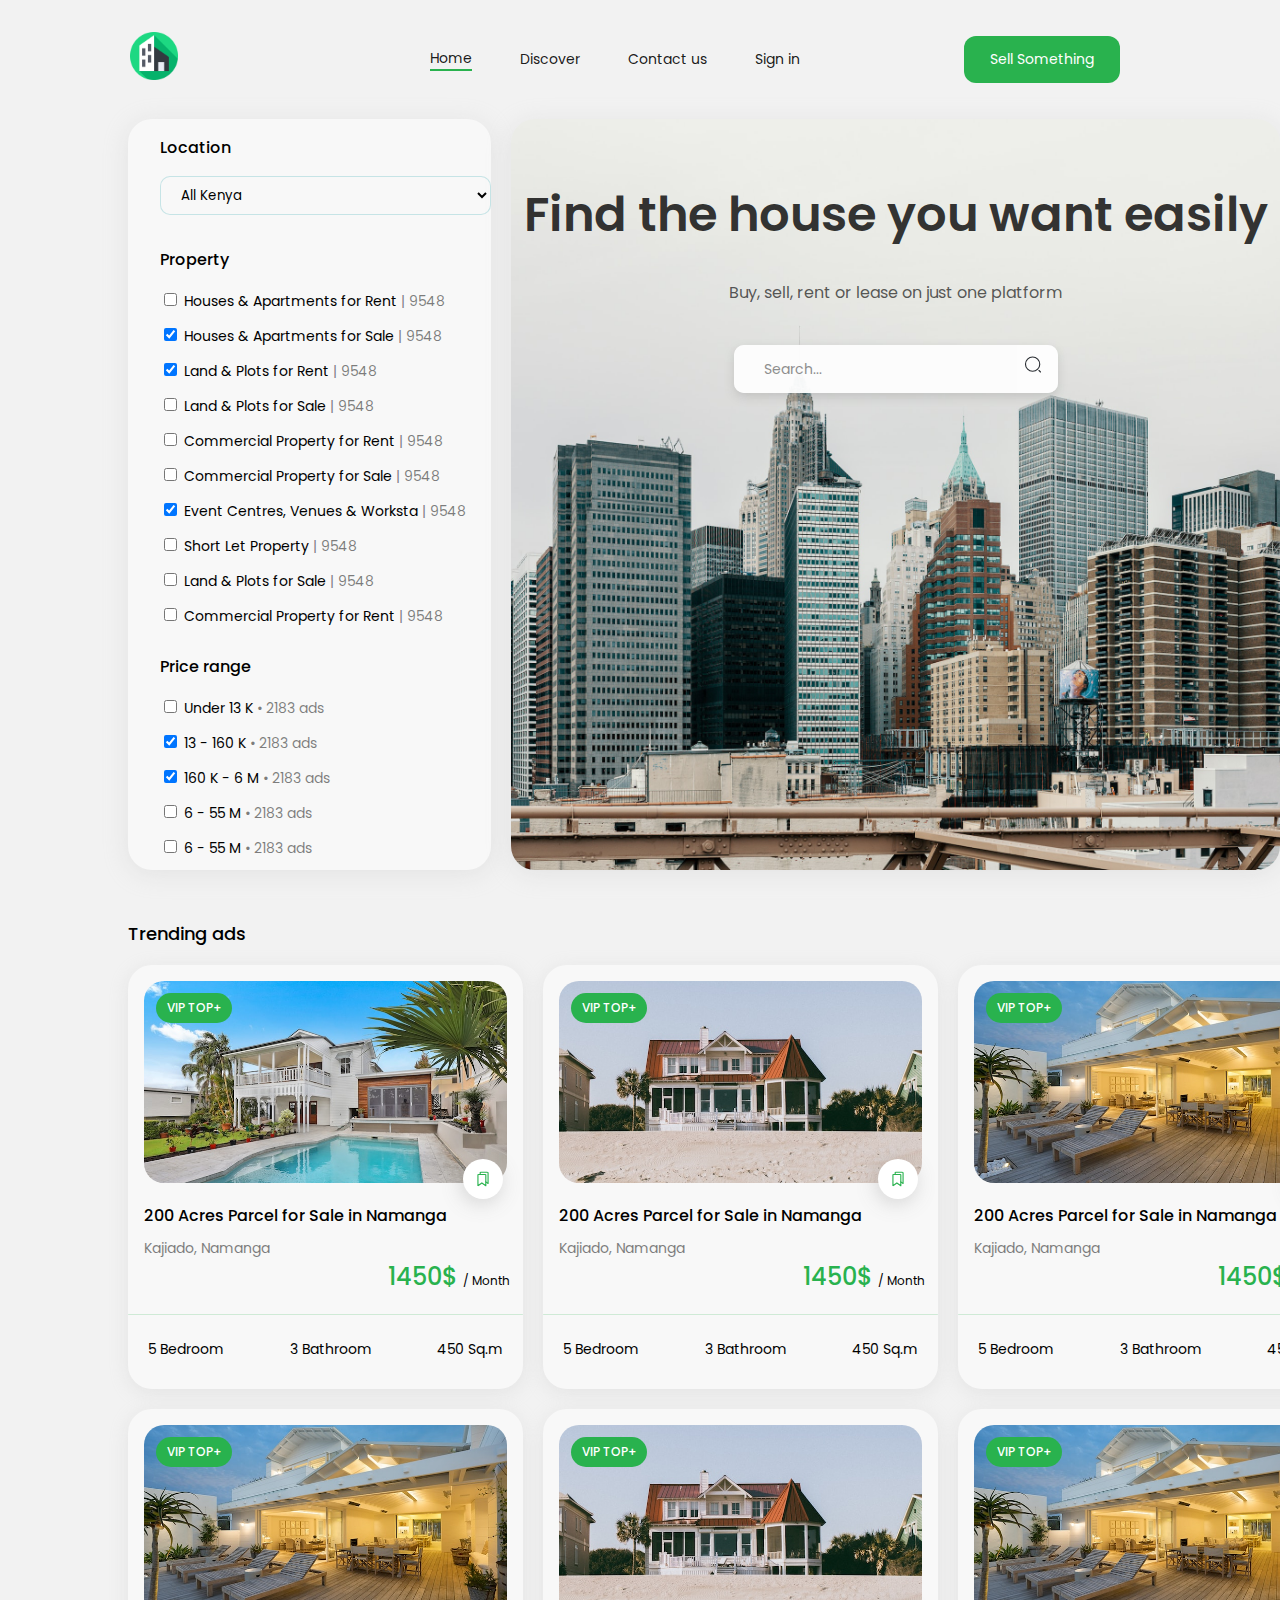
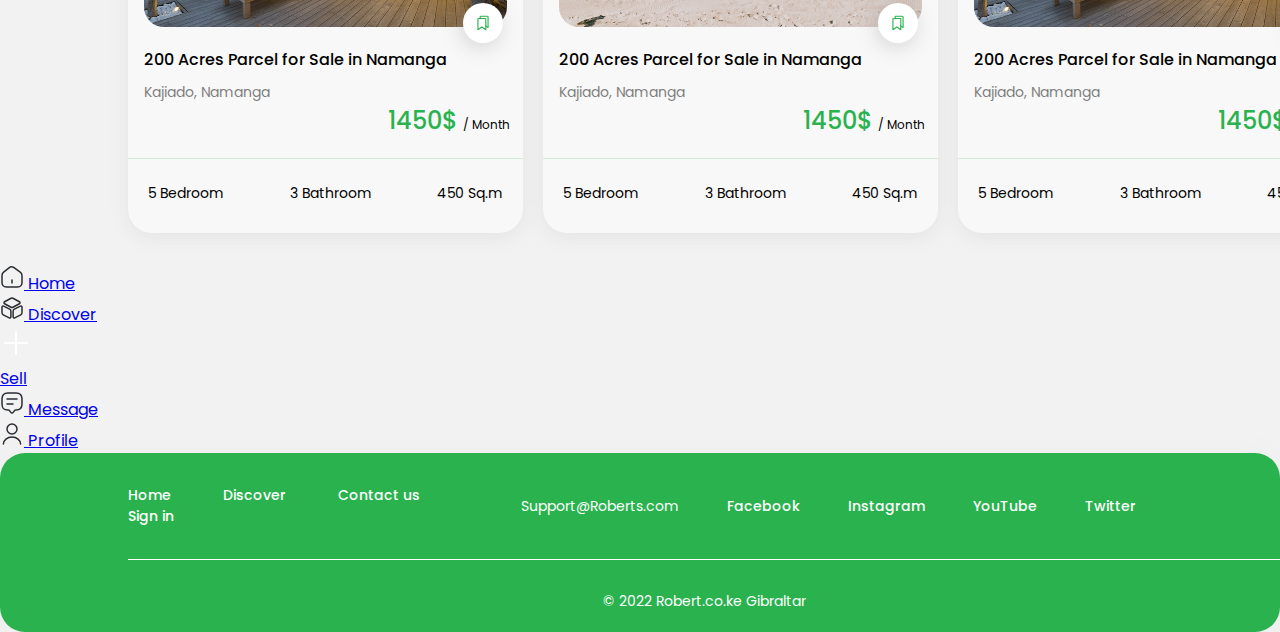
<file: index.html>
<!DOCTYPE html>
<html lang="en">
  <head>
    <meta charset="UTF-8" />
    <meta name="viewport" content="width=device-width, initial-scale=1.0" />
    <link
      href="https://cdn.jsdelivr.net/npm/bootstrap@5.3.2/dist/css/bootstrap.min.css"
      rel="stylesheet"
      integrity="sha384-T3c6CoIi6uLrA9TneNEoa7RxnatzjcDSCmG1MXxSR1GAsXEV/Dwwykc2MPK8M2HN"
      crossorigin="anonymous"
    />

    <link rel="stylesheet" href="styles.css" />
    <title>Mid-Term</title>
    <meta property="og:title" content="Mid-Term" />
    <meta property="og:description" content="Mid-Term for Front End Course" />
    <meta
      property="og:image"
      content="https://s3-alpha-sig.figma.com/img/531b/5831/2d00d82a61321f4b4a29438517abbb42?Expires=1700438400&Signature=OZKamqy60NQShxUu4rqKxepGjfBhOsWsxDl3o3wouCq9TALe-gVZ8smkzT8S73Ty-WaOAMynSg4sI3ySjZfC1puvYaIFtGk-QX6Gpkx3Rg1SRthxnCm4DHbcXRS99~~[base64]&Key-Pair-Id=APKAQ4GOSFWCVNEHN3O4"
    />
    <meta property="og:url" content="https://luka2552.github.io/Mid-Term/" />
  </head>
  <body>
    <header>
      <a href="index.html">
        <img class="logo" src="Assets/logo.png" alt="Logo" />
      </a>
      <a href="search.html" class="header-search-container">
        <img
          src="Assets/search-normal.svg"
          alt="Search Icon"
          class="bookmark"
        />
      </a>
      <nav>
        <ul class="custom-nav-links">
          <li class="custom-nav-link">
            <a href="index.html">Home</a>
            <div class="green-line"></div>
          </li>
          <li class="custom-nav-link"><a href="#">Discover</a></li>
          <li class="custom-nav-link"><a href="#">Contact us</a></li>
          <li class="custom-nav-link"><a href="#">Sign in</a></li>
        </ul>
      </nav>
      <a href="#">
        <div class="sell-something">
          <div class="sell-something-text">Sell Something</div>
        </div>
      </a>
    </header>
    <main class="searching">
      <section class="customize">
        <div class="content">
          <p class="content-heading">Location</p>
          <select class="select-menu">
            <option value="all-kenya">All Kenya</option>
          </select>
          <p class="content-heading">Property</p>
          <div class="form-check">
            <input
              class="form-check-input"
              type="checkbox"
              value=""
              id="flexCheckDefault1"
            />
            <label class="form-check-label" for="flexCheckDefault1">
              Houses & Apartments for Rent
              <span class="property-span"> | 9548</span>
            </label>
          </div>
          <div class="form-check">
            <input
              class="form-check-input"
              type="checkbox"
              value=""
              id="flexCheckChecked1"
              checked
            />
            <label class="form-check-label" for="flexCheckChecked1">
              Houses & Apartments for Sale
              <span class="property-span"> | 9548</span>
            </label>
          </div>
          <div class="form-check">
            <input
              class="form-check-input"
              type="checkbox"
              value=""
              id="flexCheckChecked2"
              checked
            />
            <label class="form-check-label" for="flexCheckChecked2">
              Land & Plots for Rent <span class="property-span"> | 9548</span>
            </label>
          </div>
          <div class="form-check">
            <input
              class="form-check-input"
              type="checkbox"
              value=""
              id="flexCheckDefault2"
            />
            <label class="form-check-label" for="flexCheckDefault2">
              Land & Plots for Sale <span class="property-span"> | 9548</span>
            </label>
          </div>
          <div class="form-check">
            <input
              class="form-check-input"
              type="checkbox"
              value=""
              id="flexCheckDefault3"
            />
            <label class="form-check-label" for="flexCheckDefault3">
              Commercial Property for Rent
              <span class="property-span"> | 9548</span>
            </label>
          </div>
          <div class="form-check">
            <input
              class="form-check-input"
              type="checkbox"
              value=""
              id="flexCheckDefault4"
            />
            <label class="form-check-label" for="flexCheckDefault4">
              Commercial Property for Sale
              <span class="property-span"> | 9548</span>
            </label>
          </div>
          <div class="form-check">
            <input
              class="form-check-input"
              type="checkbox"
              value=""
              id="flexCheckChecked3"
              checked
            />
            <label class="form-check-label" for="flexCheckChecked3">
              Event Centres, Venues & Worksta
              <span class="property-span"> | 9548</span>
            </label>
          </div>
          <div class="form-check">
            <input
              class="form-check-input"
              type="checkbox"
              value=""
              id="flexCheckDefault5"
            />
            <label class="form-check-label" for="flexCheckDefault5">
              Short Let Property
              <span class="property-span"> | 9548</span>
            </label>
          </div>
          <div class="form-check">
            <input
              class="form-check-input"
              type="checkbox"
              value=""
              id="flexCheckDefault6"
            />
            <label class="form-check-label" for="flexCheckDefault6">
              Land & Plots for Sale
              <span class="property-span"> | 9548</span>
            </label>
          </div>
          <div class="form-check">
            <input
              class="form-check-input"
              type="checkbox"
              value=""
              id="flexCheckDefault7"
            />
            <label class="form-check-label" for="flexCheckDefault7">
              Commercial Property for Rent
              <span class="property-span"> | 9548</span>
            </label>
          </div>
          <p class="content-heading">Price range</p>
          <div class="form-check">
            <input
              class="form-check-input"
              type="checkbox"
              value=""
              id="flexCheckDefault8"
            />
            <label class="form-check-label" for="flexCheckDefault8">
              Under 13 K <span class="property-span"> • 2183 ads</span>
            </label>
          </div>
          <div class="form-check">
            <input
              class="form-check-input"
              type="checkbox"
              value=""
              id="flexCheckChecked4"
              checked
            />
            <label class="form-check-label" for="flexCheckChecked4">
              13 - 160 K <span class="property-span"> • 2183 ads</span>
            </label>
          </div>
          <div class="form-check">
            <input
              class="form-check-input"
              type="checkbox"
              value=""
              id="flexCheckChecked5"
              checked
            />
            <label class="form-check-label" for="flexCheckChecked5">
              160 K - 6 M <span class="property-span"> • 2183 ads</span>
            </label>
          </div>
          <div class="form-check">
            <input
              class="form-check-input"
              type="checkbox"
              value=""
              id="flexCheckDefault9"
            />
            <label class="form-check-label" for="flexCheckDefault9">
              6 - 55 M
              <span class="property-span"> • 2183 ads</span>
            </label>
          </div>
          <div class="form-check">
            <input
              class="form-check-input"
              type="checkbox"
              value=""
              id="flexCheckDefault10"
            />
            <label class="form-check-label" for="flexCheckDefault10">
              6 - 55 M <span class="property-span">• 2183 ads</span>
            </label>
          </div>
        </div>
      </section>
      <section class="graphic">
        <h1>Find the house you want easily</h1>
        <h2>Buy, sell, rent or lease on just one platform</h2>
        <div class="search-container">
          <input type="text" class="search-input" placeholder="Search..." />
          <a href="#" class="glass">
            <img src="Assets/search-normal.svg" alt="Magnifying Glass" />
          </a>
        </div>
      </section>
    </main>
    <section class="trending">
      <div class="trending-container">
        <p class="trending-ads">Trending ads</p>
      </div>
      <div class="property-section">
        <div class="custom-row">
          <a href="TrendingAds/Ad1&4&8/Ad1&4&8.html" class="property">
            <div class="property-image">
              <img
                src="Assets/TrendingAdProperty1&4&8.jpg"
                alt="Property Image"
              />
              <div class="vip-label">VIP TOP+</div>
              <div class="bookmark-container">
                <img
                  src="Assets/Bookmark.svg"
                  alt="Bookmark"
                  class="bookmark"
                />
              </div>
            </div>
            <div class="property-description">
              200 Acres Parcel for Sale in Namanga
            </div>
            <div class="location">Kajiado, Namanga</div>
            <div class="price">
              <div class="price-amount">
                1450$ <span class="price-span">/ Month </span>
              </div>
            </div>
            <div class="line"></div>
            <div class="property-info">
              <div>5 Bedroom</div>
              <div>3 Bathroom</div>
              <div>450 Sq.m</div>
            </div>
          </a>
          <a href="TrendingAds/Ad2&6/Ad2&6.html" class="property">
            <div class="property-image">
              <img
                src="Assets/TrendingAdProperty2&6.jpg"
                alt="Property Image"
              />
              <div class="vip-label">VIP TOP+</div>
              <div class="bookmark-container">
                <img
                  src="Assets/Bookmark.svg"
                  alt="Bookmark"
                  class="bookmark"
                />
              </div>
            </div>
            <div class="property-description">
              200 Acres Parcel for Sale in Namanga
            </div>
            <div class="location">Kajiado, Namanga</div>
            <div class="price">
              <div class="price-amount">
                1450$ <span class="price-span">/ Month </span>
              </div>
            </div>
            <div class="line"></div>
            <div class="property-info">
              <div>5 Bedroom</div>
              <div>3 Bathroom</div>
              <div>450 Sq.m</div>
            </div>
          </a>
          <a href="TrendingAds/Ad3&5&7/Ad3&5&7.html" class="property">
            <div class="property-image">
              <img
                src="Assets/TrendingAdProperty3&5&7.jpg"
                alt="Property Image"
              />
              <div class="vip-label">VIP TOP+</div>
              <div class="bookmark-container">
                <img
                  src="Assets/Bookmark.svg"
                  alt="Bookmark"
                  class="bookmark"
                />
              </div>
            </div>
            <div class="property-description">
              200 Acres Parcel for Sale in Namanga
            </div>
            <div class="location">Kajiado, Namanga</div>
            <div class="price">
              <div class="price-amount">
                1450$ <span class="price-span">/ Month </span>
              </div>
            </div>
            <div class="line"></div>
            <div class="property-info">
              <div>5 Bedroom</div>
              <div>3 Bathroom</div>
              <div>450 Sq.m</div>
            </div>
          </a>
          <a href="TrendingAds/Ad1&4&8/Ad1&4&8.html" class="property">
            <div class="property-image">
              <img
                src="Assets/TrendingAdProperty1&4&8.jpg"
                alt="Property Image"
              />
              <div class="vip-label">VIP TOP+</div>
              <div class="bookmark-container">
                <img
                  src="Assets/Bookmark.svg"
                  alt="Bookmark"
                  class="bookmark"
                />
              </div>
            </div>
            <div class="property-description">
              200 Acres Parcel for Sale in Namanga
            </div>
            <div class="location">Kajiado, Namanga</div>
            <div class="price">
              <div class="price-amount">
                1450$ <span class="price-span">/ Month </span>
              </div>
            </div>
            <div class="line"></div>
            <div class="property-info">
              <div>5 Bedroom</div>
              <div>3 Bathroom</div>
              <div>450 Sq.m</div>
            </div>
          </a>
        </div>
      </div>
      <div class="property-section">
        <div class="custom-row">
          <a href="TrendingAds/Ad3&5&7/Ad3&5&7.html" class="property">
            <div class="property-image">
              <img
                src="Assets/TrendingAdProperty3&5&7.jpg"
                alt="Property Image"
              />
              <div class="vip-label">VIP TOP+</div>
              <div class="bookmark-container">
                <img
                  src="Assets/Bookmark.svg"
                  alt="Bookmark"
                  class="bookmark"
                />
              </div>
            </div>
            <div class="property-description">
              200 Acres Parcel for Sale in Namanga
            </div>
            <div class="location">Kajiado, Namanga</div>
            <div class="price">
              <div class="price-amount">
                1450$ <span class="price-span">/ Month </span>
              </div>
            </div>
            <div class="line"></div>
            <div class="property-info">
              <div>5 Bedroom</div>
              <div>3 Bathroom</div>
              <div>450 Sq.m</div>
            </div>
          </a>
          <a href="TrendingAds/Ad2&6/Ad2&6.html" class="property">
            <div class="property-image">
              <img
                src="Assets/TrendingAdProperty2&6.jpg"
                alt="Property Image"
              />
              <div class="vip-label">VIP TOP+</div>
              <div class="bookmark-container">
                <img
                  src="Assets/Bookmark.svg"
                  alt="Bookmark"
                  class="bookmark"
                />
              </div>
            </div>
            <div class="property-description">
              200 Acres Parcel for Sale in Namanga
            </div>
            <div class="location">Kajiado, Namanga</div>
            <div class="price">
              <div class="price-amount">
                1450$ <span class="price-span">/ Month </span>
              </div>
            </div>
            <div class="line"></div>
            <div class="property-info">
              <div>5 Bedroom</div>
              <div>3 Bathroom</div>
              <div>450 Sq.m</div>
            </div>
          </a>
          <a href="TrendingAds/Ad3&5&7/Ad3&5&7.html" class="property">
            <div class="property-image">
              <img
                src="Assets/TrendingAdProperty3&5&7.jpg"
                alt="Property Image"
              />
              <div class="vip-label">VIP TOP+</div>
              <div class="bookmark-container">
                <img
                  src="Assets/Bookmark.svg"
                  alt="Bookmark"
                  class="bookmark"
                />
              </div>
            </div>
            <div class="property-description">
              200 Acres Parcel for Sale in Namanga
            </div>
            <div class="location">Kajiado, Namanga</div>
            <div class="price">
              <div class="price-amount">
                1450$ <span class="price-span">/ Month </span>
              </div>
            </div>
            <div class="line"></div>
            <div class="property-info">
              <div>5 Bedroom</div>
              <div>3 Bathroom</div>
              <div>450 Sq.m</div>
            </div>
          </a>
          <a href="TrendingAds/Ad1&4&8/Ad1&4&8.html" class="property">
            <div class="property-image">
              <img
                src="Assets/TrendingAdProperty1&4&8.jpg"
                alt="Property Image"
              />
              <div class="vip-label">VIP TOP+</div>
              <div class="bookmark-container">
                <img
                  src="Assets/Bookmark.svg"
                  alt="Bookmark"
                  class="bookmark"
                />
              </div>
            </div>
            <div class="property-description">
              200 Acres Parcel for Sale in Namanga
            </div>
            <div class="location">Kajiado, Namanga</div>
            <div class="price">
              <div class="price-amount">
                1450$ <span class="price-span">/ Month </span>
              </div>
            </div>
            <div class="line"></div>
            <div class="property-info">
              <div>5 Bedroom</div>
              <div>3 Bathroom</div>
              <div>450 Sq.m</div>
            </div>
          </a>
        </div>
      </div>
    </section>
    <div class="phone-navbar">
      <div class="nav-item">
        <a href="#home">
          <img class="icon" src="Assets/home-2.svg" alt="Home Icon" />
          <span class="nav-text">Home</span>
        </a>
      </div>
      <div class="nav-item">
        <a href="#discover">
          <img class="icon" src="Assets/3dcube.svg" alt="Discover Icon" />
          <span class="nav-text">Discover</span>
        </a>
      </div>
      <div class="nav-item">
        <a href="#sell">
          <div class="green-rectangle">
            <img class="icon" src="Assets/Sell-Icon.svg" alt="Sell Icon" />
          </div>
          <span class="nav-text">Sell</span>
        </a>
      </div>
      <div class="nav-item">
        <a href="#message">
          <img class="icon" src="Assets/message-text.svg" alt="Message Icon" />
          <span class="nav-text">Message</span>
        </a>
      </div>
      <div class="nav-item">
        <a href="#profile">
          <img class="icon" src="Assets/user.svg" alt="Profile Icon" />
          <span class="nav-text">Profile</span>
        </a>
      </div>
    </div>
    <footer>
      <div class="footer-container">
        <div class="nav">
          <a href="#">Home</a>
          <a href="#">Discover</a>
          <a href="#">Contact us</a>
          <a href="#">Sign in</a>
        </div>
        <a class="contact" href="mailto:Support@Roberts.com"
          >Support@Roberts.com</a
        >
        <div class="social-links">
          <a href="#">Facebook</a>
          <a href="#">Instagram</a>
          <a href="#">YouTube</a>
          <a href="#">Twitter</a>
        </div>
      </div>
      <div class="footer-line">
        <div class="copyright">© 2022 Robert.co.ke Gibraltar</div>
      </div>
    </footer>
  </body>
</html>
</file>
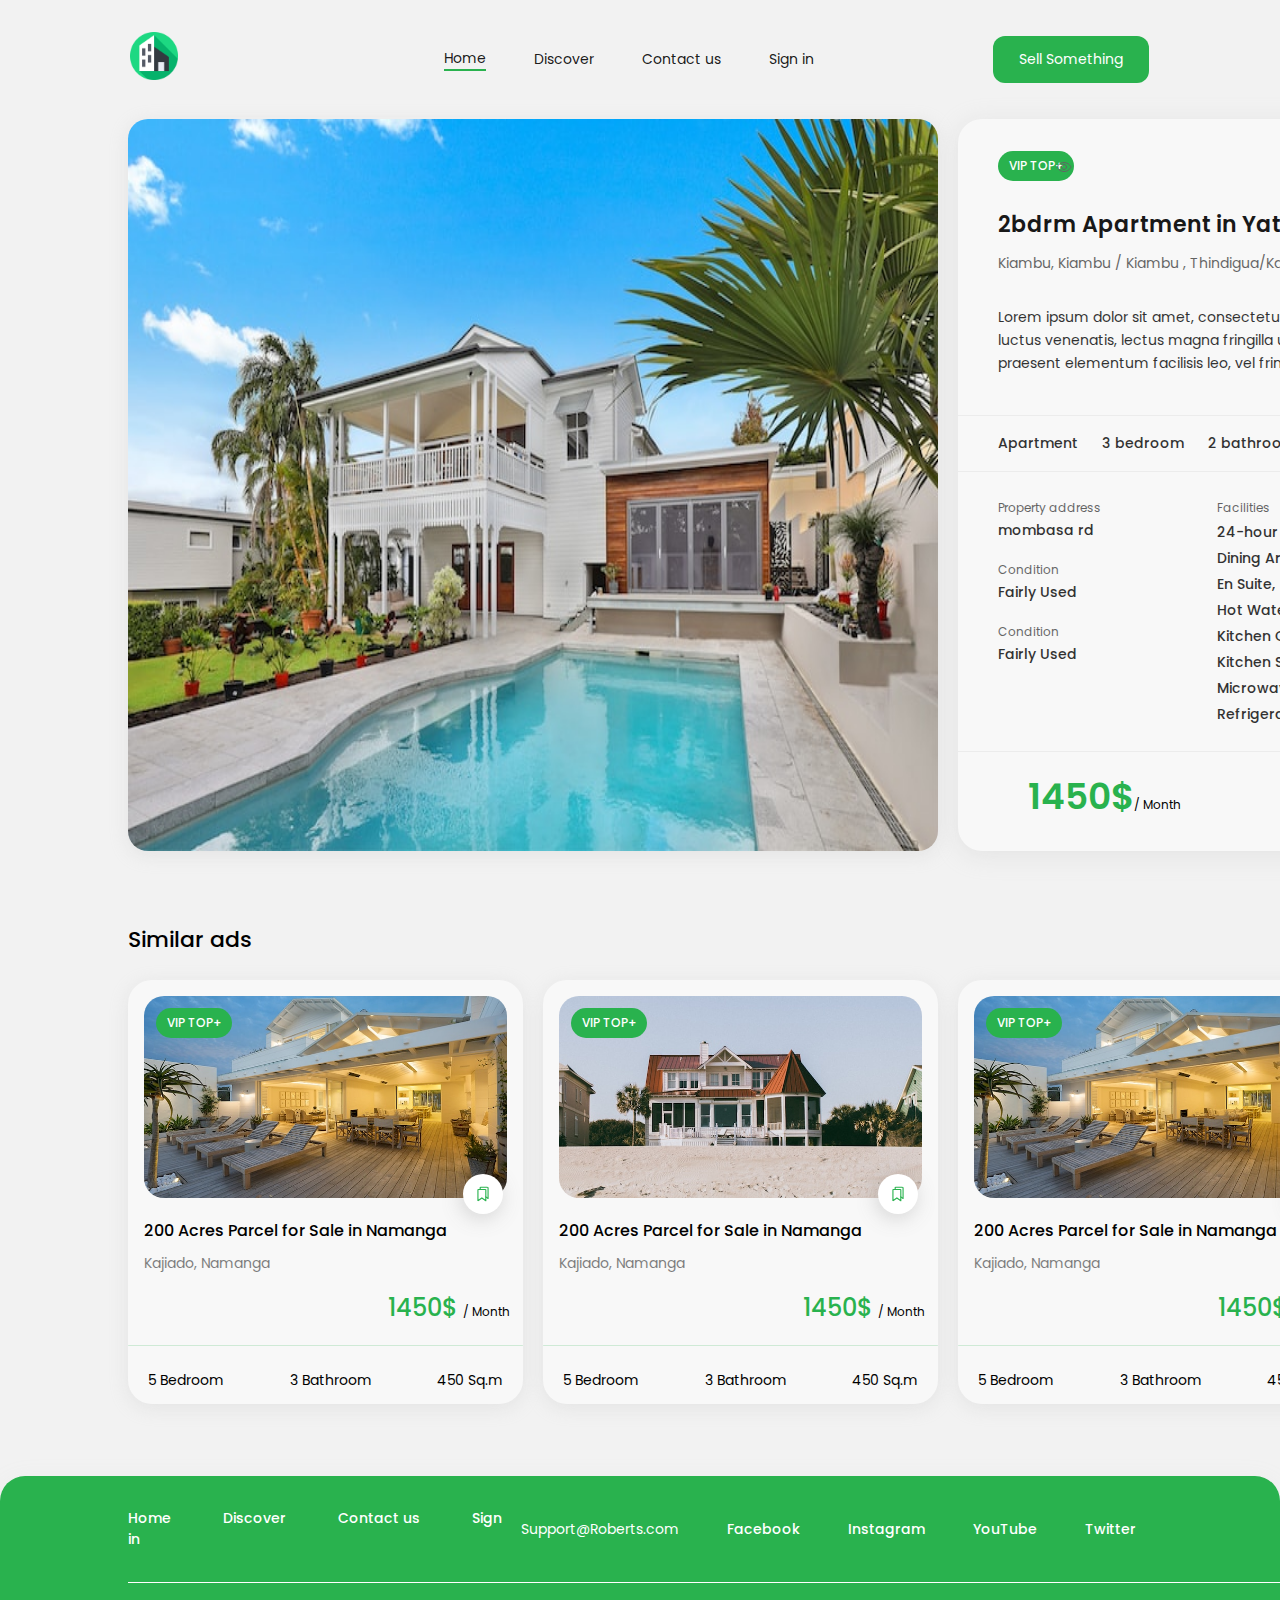
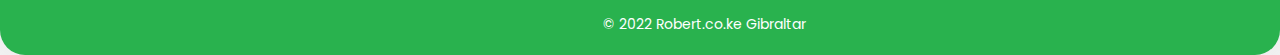
<file: TrendingAds/Ad1&4&8/Ad1&4&8.html>
<!DOCTYPE html>
<html>
  <head>
    <meta charset="utf-8" />
    <meta http-equiv="X-UA-Compatible" content="IE=edge" />
    <title>Trending Ad</title>
    <meta name="description" content="Property for Sale" />
    <meta name="viewport" content="width=device-width, initial-scale=1" />
    <link
      href="https://cdn.jsdelivr.net/npm/bootstrap@5.3.2/dist/css/bootstrap.min.css"
      rel="stylesheet"
      integrity="sha384-T3c6CoIi6uLrA9TneNEoa7RxnatzjcDSCmG1MXxSR1GAsXEV/Dwwykc2MPK8M2HN"
      crossorigin="anonymous"
    />
    <link rel="stylesheet" href="styles.css" />
    <meta property="og:title" content="Mid-Term" />
    <meta property="og:description" content="Mid-Term for Front End Course" />
    <meta
      property="og:image"
      content="https://s3-alpha-sig.figma.com/img/531b/5831/2d00d82a61321f4b4a29438517abbb42?Expires=1700438400&Signature=OZKamqy60NQShxUu4rqKxepGjfBhOsWsxDl3o3wouCq9TALe-gVZ8smkzT8S73Ty-WaOAMynSg4sI3ySjZfC1puvYaIFtGk-QX6Gpkx3Rg1SRthxnCm4DHbcXRS99~~[base64]&Key-Pair-Id=APKAQ4GOSFWCVNEHN3O4"
    />
    <meta property="og:url" content="https://luka2552.github.io/Mid-Term/" />
  </head>
  <body>
    <header>
      <a href="../../index.html">
        <img class="logo" src="../../Assets/logo.png" alt="Logo" />
      </a>
      <a href="search.html" class="header-search-container">
        <img
          src="../../Assets/search-normal.svg"
          alt="Bookmark"
          class="bookmark"
        />
      </a>
      <nav>
        <ul class="custom-nav-links">
          <li class="custom-nav-link">
            <a href="../../index.html">Home</a>
            <div class="green-line"></div>
          </li>
          <li class="custom-nav-link"><a href="#">Discover</a></li>
          <li class="custom-nav-link"><a href="#">Contact us</a></li>
          <li class="custom-nav-link"><a href="#">Sign in</a></li>
        </ul>
      </nav>
      <a href="#">
        <div class="sell-something">
          <div class="sell-something-text">Sell Something</div>
        </div>
      </a>
    </header>
    <main class="flexbox-container">
      <div class="ad-property-image">
        <img
          src="../../Assets/TrendingAdProperty1&4&8.jpg"
          alt="Property Image"
        />
      </div>
      <section class="description">
        <div class="description-header">
          <div class="header-vip-label">VIP TOP+</div>
          <div class="posted"><p>Posted 1 hour ago</p></div>
          <div class="views">
            <img
              src="../../Assets/User-Eye.svg"
              alt="Eye Icon"
              class="eye-icon"
            />
            <p class="vite-text">842 view</p>
          </div>
        </div>
        <div class="short-property-description">
          <p>2bdrm Apartment in Yatch, Thindigua/Kasarini for Rent</p>
        </div>
        <div class="description-location">
          <p>Kiambu, Kiambu / Kiambu , Thindigua/Kasarini</p>
        </div>
        <p class="long-property-description">
          Lorem ipsum dolor sit amet, consectetur adipiscing elit ut aliquam,
          purus sit amet luctus venenatis, lectus magna fringilla urna,
          porttitor rhoncus dolor purus non enim praesent elementum facilisis
          leo, vel fringilla est ullamcorper eget
        </p>
        <div class="description-dividing-line"></div>
        <div class="property-highlights">
          <p>Apartment</p>
          <p>3 bedroom</p>
          <p>2 bathroom</p>
          <p>Parking</p>
        </div>
        <div class="description-dividing-line"></div>
        <div class="explicit-details">
          <div class="property-address">
            <p class="p-header-template">Property address</p>
            <p class="p-content-template">mombasa rd</p>
            <p class="p-header-template">Condition</p>
            <p class="p-content-template">Fairly Used</p>
            <p class="p-header-template">Condition</p>
            <p class="p-content-template">Fairly Used</p>
          </div>
          <div class="facilities">
            <p class="p-header-template">Facilities</p>
            <p class="p-content-template">24-hour Electricity,</p>
            <p class="p-content-template">Dining Area,</p>
            <p class="p-content-template">En Suite,</p>
            <p class="p-content-template">Hot Water,</p>
            <p class="p-content-template">Kitchen Cabinets,</p>
            <p class="p-content-template">Kitchen Shelf,</p>
            <p class="p-content-template">Microwave,</p>
            <p class="p-content-template">Refrigerator</p>
          </div>
          <div class="additional-details">
            <p class="p-header-template">Estate name</p>
            <p class="p-content-template">Next Gen</p>
            <p class="p-header-template">Furnishing</p>
            <p class="p-content-template">Semi-Furnished</p>
            <p class="p-header-template">Property size</p>
            <p class="p-content-template">200 sq.m.</p>
          </div>
        </div>
        <div class="description-dividing-line"></div>
        <div class="price-contact">
          <div class="price">1450$<span class="price-span">/ Month </span></div>
          <a href="message.html" class="send-message">
            <div class="send-message-text">Send Message</div>
          </a>
          <a href="call.html" class="call"><div class="call-text">Call</div></a>
        </div>
      </section>
    </main>
    <section class="similar">
      <div class="similar-container">
        <p class="similar-ads">Similar ads</p>
      </div>
      <div class="property-section">
        <div class="custom-row">
          <a href="../Ad3&5&7/Ad3&5&7.html" class="property">
            <div class="property-image">
              <img
                src="../../Assets/TrendingAdProperty3&5&7.jpg"
                alt="Property Image"
              />
              <div class="vip-label">VIP TOP+</div>
              <div class="bookmark-container">
                <img
                  src="../../Assets/Bookmark.svg"
                  alt="Bookmark"
                  class="bookmark"
                />
              </div>
            </div>
            <div class="property-description">
              200 Acres Parcel for Sale in Namanga
            </div>
            <div class="location">Kajiado, Namanga</div>
            <div class="price">
              <div class="price-amount">
                1450$ <span class="price-span">/ Month </span>
              </div>
            </div>
            <div class="line"></div>
            <div class="property-info">
              <div>5 Bedroom</div>
              <div>3 Bathroom</div>
              <div>450 Sq.m</div>
            </div>
          </a>
          <a href="../Ad2&6/Ad2&6.html" class="property">
            <div class="property-image">
              <img
                src="../../Assets/TrendingAdProperty2&6.jpg"
                alt="Property Image"
              />
              <div class="vip-label">VIP TOP+</div>
              <div class="bookmark-container">
                <img
                  src="../../Assets/Bookmark.svg"
                  alt="Bookmark"
                  class="bookmark"
                />
              </div>
            </div>
            <div class="property-description">
              200 Acres Parcel for Sale in Namanga
            </div>
            <div class="location">Kajiado, Namanga</div>
            <div class="price">
              <div class="price-amount">
                1450$ <span class="price-span">/ Month </span>
              </div>
            </div>
            <div class="line"></div>
            <div class="property-info">
              <div>5 Bedroom</div>
              <div>3 Bathroom</div>
              <div>450 Sq.m</div>
            </div>
          </a>
          <a href="../Ad3&5&7/Ad3&5&7.html" class="property">
            <div class="property-image">
              <img
                src="../../Assets/TrendingAdProperty3&5&7.jpg"
                alt="Property Image"
              />
              <div class="vip-label">VIP TOP+</div>
              <div class="bookmark-container">
                <img
                  src="../../Assets/Bookmark.svg"
                  alt="Bookmark"
                  class="bookmark"
                />
              </div>
            </div>
            <div class="property-description">
              200 Acres Parcel for Sale in Namanga
            </div>
            <div class="location">Kajiado, Namanga</div>
            <div class="price">
              <div class="price-amount">
                1450$ <span class="price-span">/ Month </span>
              </div>
            </div>
            <div class="line"></div>
            <div class="property-info">
              <div>5 Bedroom</div>
              <div>3 Bathroom</div>
              <div>450 Sq.m</div>
            </div>
          </a>
          <a href="../Ad1&4&8/Ad1&4&8.html" class="property">
            <div class="property-image">
              <img
                src="../../Assets/TrendingAdProperty1&4&8.jpg"
                alt="Property Image"
              />
              <div class="vip-label">VIP TOP+</div>
              <div class="bookmark-container">
                <img
                  src="../../Assets/Bookmark.svg"
                  alt="Bookmark"
                  class="bookmark"
                />
              </div>
            </div>
            <div class="property-description">
              200 Acres Parcel for Sale in Namanga
            </div>
            <div class="location">Kajiado, Namanga</div>
            <div class="price">
              <div class="price-amount">
                1450$ <span class="price-span">/ Month </span>
              </div>
            </div>
            <div class="line"></div>
            <div class="property-info">
              <div>5 Bedroom</div>
              <div>3 Bathroom</div>
              <div>450 Sq.m</div>
            </div>
          </a>
        </div>
      </div>
    </section>
    <div class="phone-navbar">
      <div class="nav-item">
        <a href="../../index.html">
          <img class="icon" src="../../Assets/home-2.svg" alt="Home Icon" />
          <span class="nav-text">Home</span>
        </a>
      </div>
      <div class="nav-item">
        <a href="#discover">
          <img class="icon" src="../../Assets/3dcube.svg" alt="Discover Icon" />
          <span class="nav-text">Discover</span>
        </a>
      </div>
      <div class="nav-item">
        <a href="#sell">
          <div class="green-rectangle">
            <img
              class="icon"
              src="../../Assets/Sell-Icon.svg"
              alt="Sell Icon"
            />
          </div>
          <span class="nav-text">Sell</span>
        </a>
      </div>
      <div class="nav-item">
        <a href="#message">
          <img
            class="icon"
            src="../../Assets/message-text.svg"
            alt="Message Icon"
          />
          <span class="nav-text">Message</span>
        </a>
      </div>
      <div class="nav-item">
        <a href="#profile">
          <img class="icon" src="../../Assets/user.svg" alt="Profile Icon" />
          <span class="nav-text">Profile</span>
        </a>
      </div>
    </div>
    <footer>
      <div class="footer-container">
        <div class="nav">
          <a href="#">Home</a>
          <a href="#">Discover</a>
          <a href="#">Contact us</a>
          <a href="#">Sign in</a>
        </div>
        <a class="contact" href="mailto:Support@Roberts.com"
          >Support@Roberts.com</a
        >
        <div class="social-links">
          <a href="#">Facebook</a>
          <a href="#">Instagram</a>
          <a href="#">YouTube</a>
          <a href="#">Twitter</a>
        </div>
      </div>
      <div class="footer-line">
        <div class="copyright">© 2022 Robert.co.ke Gibraltar</div>
      </div>
    </footer>
  </body>
</html>
</file>
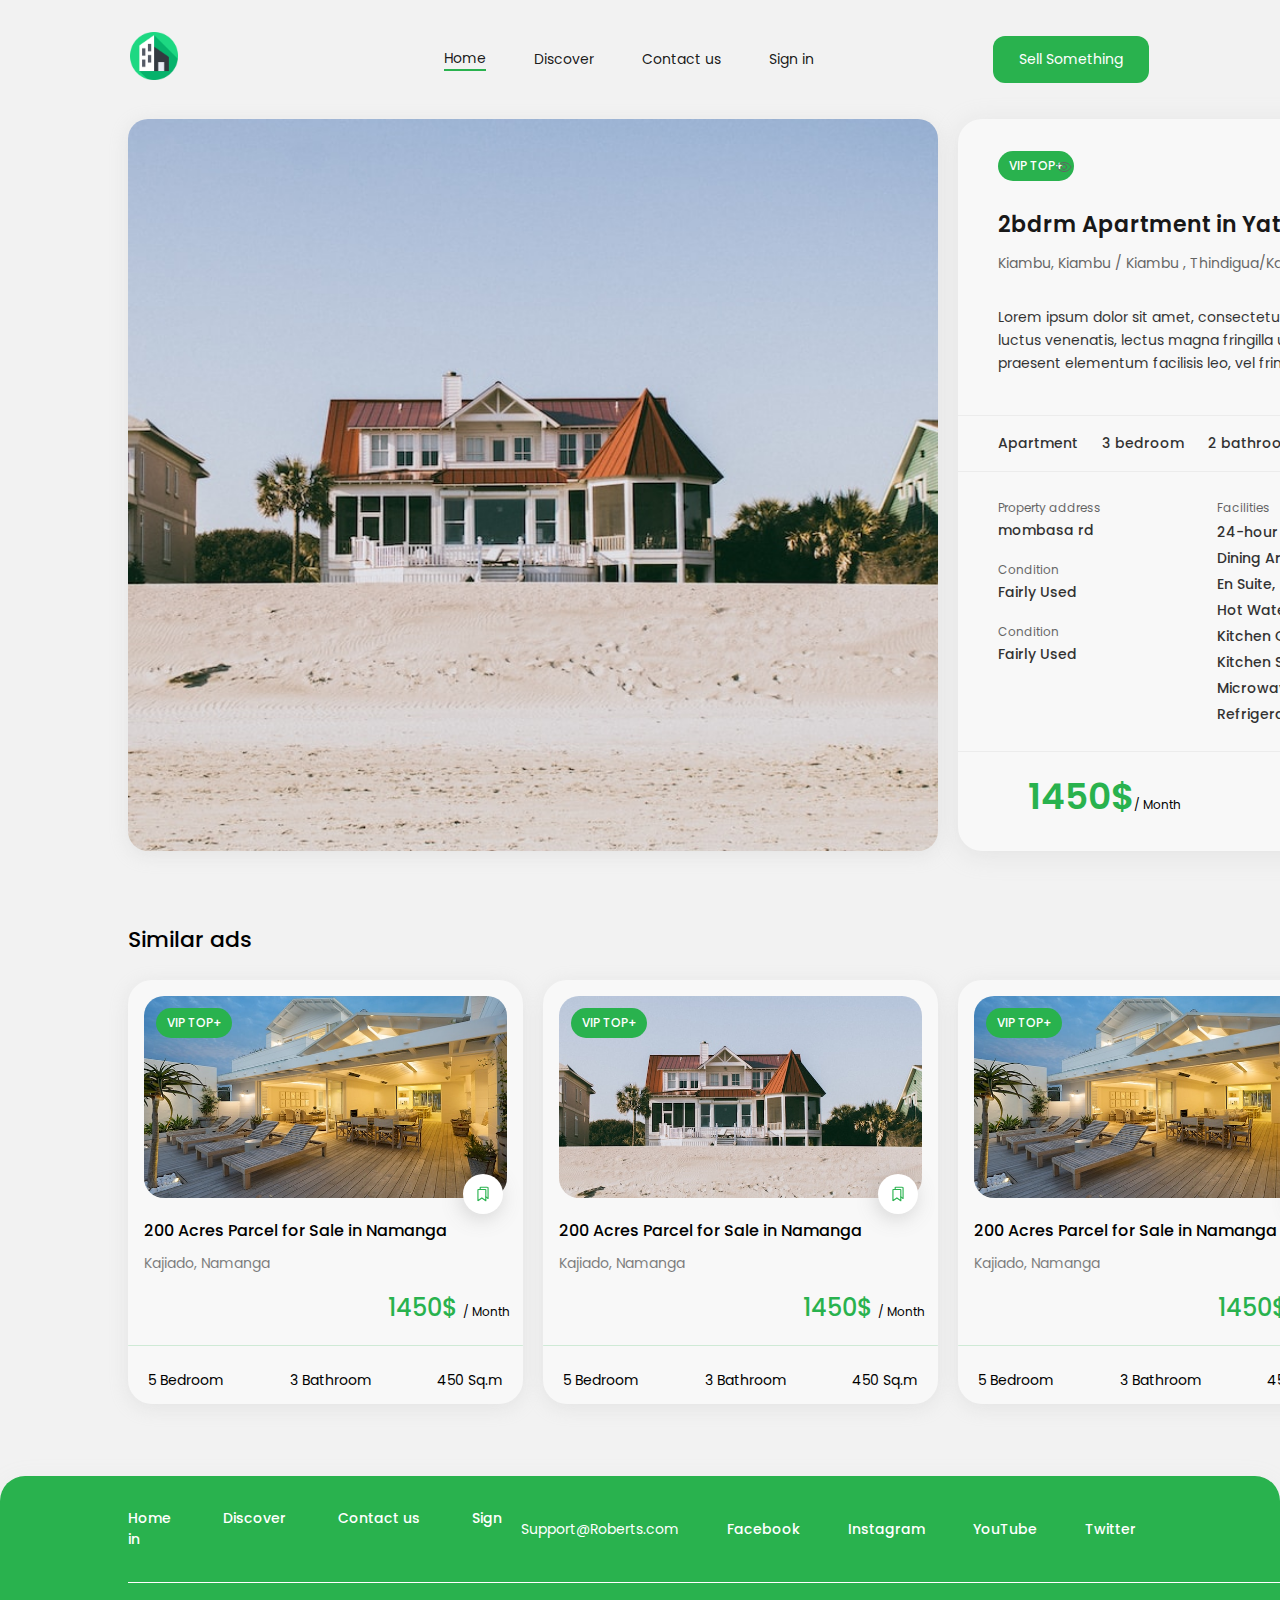
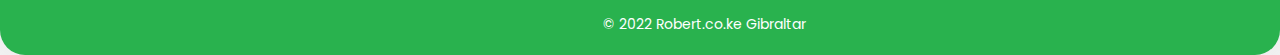
<file: TrendingAds/Ad2&6/Ad2&6.html>
<!DOCTYPE html>
<html>
  <head>
    <meta charset="utf-8" />
    <meta http-equiv="X-UA-Compatible" content="IE=edge" />
    <title>Trending Ad</title>
    <meta name="description" content="Property for Sale" />
    <meta name="viewport" content="width=device-width, initial-scale=1" />
    <link
      href="https://cdn.jsdelivr.net/npm/bootstrap@5.3.2/dist/css/bootstrap.min.css"
      rel="stylesheet"
      integrity="sha384-T3c6CoIi6uLrA9TneNEoa7RxnatzjcDSCmG1MXxSR1GAsXEV/Dwwykc2MPK8M2HN"
      crossorigin="anonymous"
    />
    <link rel="stylesheet" href="styles.css" />
    <meta property="og:title" content="Mid-Term" />
    <meta property="og:description" content="Mid-Term for Front End Course" />
    <meta
      property="og:image"
      content="https://s3-alpha-sig.figma.com/img/531b/5831/2d00d82a61321f4b4a29438517abbb42?Expires=1700438400&Signature=OZKamqy60NQShxUu4rqKxepGjfBhOsWsxDl3o3wouCq9TALe-gVZ8smkzT8S73Ty-WaOAMynSg4sI3ySjZfC1puvYaIFtGk-QX6Gpkx3Rg1SRthxnCm4DHbcXRS99~~[base64]&Key-Pair-Id=APKAQ4GOSFWCVNEHN3O4"
    />
    <meta property="og:url" content="https://luka2552.github.io/Mid-Term/" />
  </head>
  <body>
    <header>
      <a href="../../index.html">
        <img class="logo" src="../../Assets/logo.png" alt="Logo" />
      </a>
      <a href="search.html" class="header-search-container">
        <img
          src="../../Assets/search-normal.svg"
          alt="Bookmark"
          class="bookmark"
        />
      </a>
      <nav>
        <ul class="custom-nav-links">
          <li class="custom-nav-link">
            <a href="../../index.html">Home</a>
            <div class="green-line"></div>
          </li>
          <li class="custom-nav-link"><a href="#">Discover</a></li>
          <li class="custom-nav-link"><a href="#">Contact us</a></li>
          <li class="custom-nav-link"><a href="#">Sign in</a></li>
        </ul>
      </nav>
      <a href="#">
        <div class="sell-something">
          <div class="sell-something-text">Sell Something</div>
        </div>
      </a>
    </header>
    <main class="flexbox-container">
      <div class="ad-property-image">
        <img
          src="../../Assets/TrendingAdProperty2&6.jpg"
          alt="Property Image"
        />
      </div>
      <section class="description">
        <div class="description-header">
          <div class="header-vip-label">VIP TOP+</div>
          <div class="posted"><p>Posted 1 hour ago</p></div>
          <div class="views">
            <img
              src="../../Assets/User-Eye.svg"
              alt="Eye Icon"
              class="eye-icon"
            />
            <p class="vite-text">842 view</p>
          </div>
        </div>
        <div class="short-property-description">
          <p>2bdrm Apartment in Yatch, Thindigua/Kasarini for Rent</p>
        </div>
        <div class="description-location">
          <p>Kiambu, Kiambu / Kiambu , Thindigua/Kasarini</p>
        </div>
        <p class="long-property-description">
          Lorem ipsum dolor sit amet, consectetur adipiscing elit ut aliquam,
          purus sit amet luctus venenatis, lectus magna fringilla urna,
          porttitor rhoncus dolor purus non enim praesent elementum facilisis
          leo, vel fringilla est ullamcorper eget
        </p>
        <div class="description-dividing-line"></div>
        <div class="property-highlights">
          <p>Apartment</p>
          <p>3 bedroom</p>
          <p>2 bathroom</p>
          <p>Parking</p>
        </div>
        <div class="description-dividing-line"></div>
        <div class="explicit-details">
          <div class="property-address">
            <p class="p-header-template">Property address</p>
            <p class="p-content-template">mombasa rd</p>
            <p class="p-header-template">Condition</p>
            <p class="p-content-template">Fairly Used</p>
            <p class="p-header-template">Condition</p>
            <p class="p-content-template">Fairly Used</p>
          </div>
          <div class="facilities">
            <p class="p-header-template">Facilities</p>
            <p class="p-content-template">24-hour Electricity,</p>
            <p class="p-content-template">Dining Area,</p>
            <p class="p-content-template">En Suite,</p>
            <p class="p-content-template">Hot Water,</p>
            <p class="p-content-template">Kitchen Cabinets,</p>
            <p class="p-content-template">Kitchen Shelf,</p>
            <p class="p-content-template">Microwave,</p>
            <p class="p-content-template">Refrigerator</p>
          </div>
          <div class="additional-details">
            <p class="p-header-template">Estate name</p>
            <p class="p-content-template">Next Gen</p>
            <p class="p-header-template">Furnishing</p>
            <p class="p-content-template">Semi-Furnished</p>
            <p class="p-header-template">Property size</p>
            <p class="p-content-template">200 sq.m.</p>
          </div>
        </div>
        <div class="description-dividing-line"></div>
        <div class="price-contact">
          <div class="price">1450$<span class="price-span">/ Month </span></div>
          <a href="message.html" class="send-message">
            <div class="send-message-text">Send Message</div>
          </a>
          <a href="call.html" class="call"><div class="call-text">Call</div></a>
        </div>
      </section>
    </main>
    <section class="similar">
      <div class="similar-container">
        <p class="similar-ads">Similar ads</p>
      </div>
      <div class="property-section">
        <div class="custom-row">
          <a href="../Ad3&5&7/Ad3&5&7.html" class="property">
            <div class="property-image">
              <img
                src="../../Assets/TrendingAdProperty3&5&7.jpg"
                alt="Property Image"
              />
              <div class="vip-label">VIP TOP+</div>
              <div class="bookmark-container">
                <img
                  src="../../Assets/Bookmark.svg"
                  alt="Bookmark"
                  class="bookmark"
                />
              </div>
            </div>
            <div class="property-description">
              200 Acres Parcel for Sale in Namanga
            </div>
            <div class="location">Kajiado, Namanga</div>
            <div class="price">
              <div class="price-amount">
                1450$ <span class="price-span">/ Month </span>
              </div>
            </div>
            <div class="line"></div>
            <div class="property-info">
              <div>5 Bedroom</div>
              <div>3 Bathroom</div>
              <div>450 Sq.m</div>
            </div>
          </a>
          <a href="../Ad2&6/Ad2&6.html" class="property">
            <div class="property-image">
              <img
                src="../../Assets/TrendingAdProperty2&6.jpg"
                alt="Property Image"
              />
              <div class="vip-label">VIP TOP+</div>
              <div class="bookmark-container">
                <img
                  src="../../Assets/Bookmark.svg"
                  alt="Bookmark"
                  class="bookmark"
                />
              </div>
            </div>
            <div class="property-description">
              200 Acres Parcel for Sale in Namanga
            </div>
            <div class="location">Kajiado, Namanga</div>
            <div class="price">
              <div class="price-amount">
                1450$ <span class="price-span">/ Month </span>
              </div>
            </div>
            <div class="line"></div>
            <div class="property-info">
              <div>5 Bedroom</div>
              <div>3 Bathroom</div>
              <div>450 Sq.m</div>
            </div>
          </a>
          <a href="../Ad3&5&7/Ad3&5&7.html" class="property">
            <div class="property-image">
              <img
                src="../../Assets/TrendingAdProperty3&5&7.jpg"
                alt="Property Image"
              />
              <div class="vip-label">VIP TOP+</div>
              <div class="bookmark-container">
                <img
                  src="../../Assets/Bookmark.svg"
                  alt="Bookmark"
                  class="bookmark"
                />
              </div>
            </div>
            <div class="property-description">
              200 Acres Parcel for Sale in Namanga
            </div>
            <div class="location">Kajiado, Namanga</div>
            <div class="price">
              <div class="price-amount">
                1450$ <span class="price-span">/ Month </span>
              </div>
            </div>
            <div class="line"></div>
            <div class="property-info">
              <div>5 Bedroom</div>
              <div>3 Bathroom</div>
              <div>450 Sq.m</div>
            </div>
          </a>
          <a href="../Ad1&4&8/Ad1&4&8.html" class="property">
            <div class="property-image">
              <img
                src="../../Assets/TrendingAdProperty1&4&8.jpg"
                alt="Property Image"
              />
              <div class="vip-label">VIP TOP+</div>
              <div class="bookmark-container">
                <img
                  src="../../Assets/Bookmark.svg"
                  alt="Bookmark"
                  class="bookmark"
                />
              </div>
            </div>
            <div class="property-description">
              200 Acres Parcel for Sale in Namanga
            </div>
            <div class="location">Kajiado, Namanga</div>
            <div class="price">
              <div class="price-amount">
                1450$ <span class="price-span">/ Month </span>
              </div>
            </div>
            <div class="line"></div>
            <div class="property-info">
              <div>5 Bedroom</div>
              <div>3 Bathroom</div>
              <div>450 Sq.m</div>
            </div>
          </a>
        </div>
      </div>
    </section>
    <div class="phone-navbar">
      <div class="nav-item">
        <a href="../../index.html">
          <img class="icon" src="../../Assets/home-2.svg" alt="Home Icon" />
          <span class="nav-text">Home</span>
        </a>
      </div>
      <div class="nav-item">
        <a href="#discover">
          <img class="icon" src="../../Assets/3dcube.svg" alt="Discover Icon" />
          <span class="nav-text">Discover</span>
        </a>
      </div>
      <div class="nav-item">
        <a href="#sell">
          <div class="green-rectangle">
            <img
              class="icon"
              src="../../Assets/Sell-Icon.svg"
              alt="Sell Icon"
            />
          </div>
          <span class="nav-text">Sell</span>
        </a>
      </div>
      <div class="nav-item">
        <a href="#message">
          <img
            class="icon"
            src="../../Assets/message-text.svg"
            alt="Message Icon"
          />
          <span class="nav-text">Message</span>
        </a>
      </div>
      <div class="nav-item">
        <a href="#profile">
          <img class="icon" src="../../Assets/user.svg" alt="Profile Icon" />
          <span class="nav-text">Profile</span>
        </a>
      </div>
    </div>
    <footer>
      <div class="footer-container">
        <div class="nav">
          <a href="#">Home</a>
          <a href="#">Discover</a>
          <a href="#">Contact us</a>
          <a href="#">Sign in</a>
        </div>
        <a class="contact" href="mailto:Support@Roberts.com"
          >Support@Roberts.com</a
        >
        <div class="social-links">
          <a href="#">Facebook</a>
          <a href="#">Instagram</a>
          <a href="#">YouTube</a>
          <a href="#">Twitter</a>
        </div>
      </div>
      <div class="footer-line">
        <div class="copyright">© 2022 Robert.co.ke Gibraltar</div>
      </div>
    </footer>
  </body>
</html>
</file>
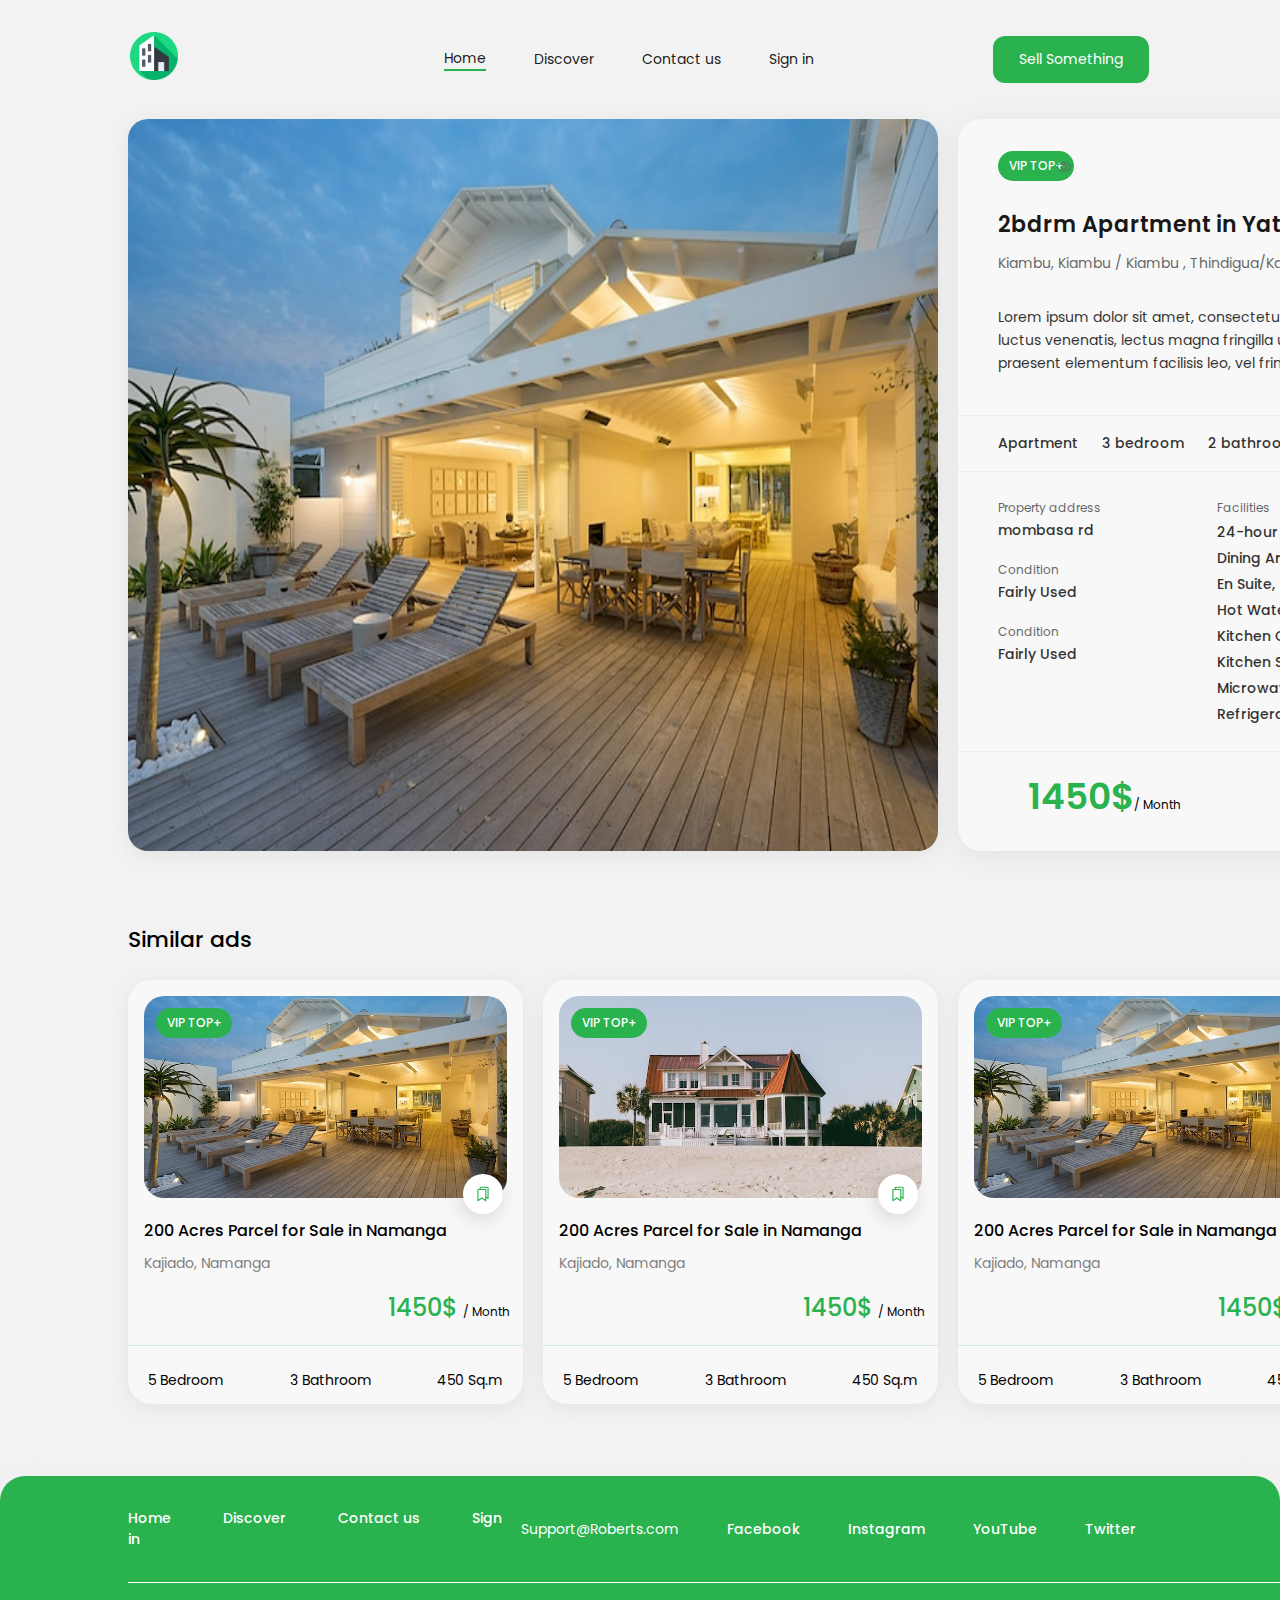
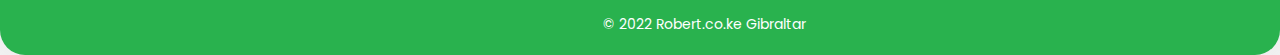
<file: TrendingAds/Ad3&5&7/Ad3&5&7.html>
<!DOCTYPE html>
<html>
  <head>
    <meta charset="utf-8" />
    <meta http-equiv="X-UA-Compatible" content="IE=edge" />
    <title>Trending Ad</title>
    <meta name="description" content="Property for Sale" />
    <meta name="viewport" content="width=device-width, initial-scale=1" />
    <link
      href="https://cdn.jsdelivr.net/npm/bootstrap@5.3.2/dist/css/bootstrap.min.css"
      rel="stylesheet"
      integrity="sha384-T3c6CoIi6uLrA9TneNEoa7RxnatzjcDSCmG1MXxSR1GAsXEV/Dwwykc2MPK8M2HN"
      crossorigin="anonymous"
    />
    <link rel="stylesheet" href="styles.css" />
    <meta property="og:title" content="Mid-Term" />
    <meta property="og:description" content="Mid-Term for Front End Course" />
    <meta
      property="og:image"
      content="https://s3-alpha-sig.figma.com/img/531b/5831/2d00d82a61321f4b4a29438517abbb42?Expires=1700438400&Signature=OZKamqy60NQShxUu4rqKxepGjfBhOsWsxDl3o3wouCq9TALe-gVZ8smkzT8S73Ty-WaOAMynSg4sI3ySjZfC1puvYaIFtGk-QX6Gpkx3Rg1SRthxnCm4DHbcXRS99~~[base64]&Key-Pair-Id=APKAQ4GOSFWCVNEHN3O4"
    />
    <meta property="og:url" content="https://luka2552.github.io/Mid-Term/" />
  </head>
  <body>
    <header>
      <a href="../../index.html">
        <img class="logo" src="../../Assets/logo.png" alt="Logo" />
      </a>
      <a href="search.html" class="header-search-container">
        <img
          src="../../Assets/search-normal.svg"
          alt="Bookmark"
          class="bookmark"
        />
      </a>
      <nav>
        <ul class="custom-nav-links">
          <li class="custom-nav-link">
            <a href="../../index.html">Home</a>
            <div class="green-line"></div>
          </li>
          <li class="custom-nav-link"><a href="#">Discover</a></li>
          <li class="custom-nav-link"><a href="#">Contact us</a></li>
          <li class="custom-nav-link"><a href="#">Sign in</a></li>
        </ul>
      </nav>
      <a href="#">
        <div class="sell-something">
          <div class="sell-something-text">Sell Something</div>
        </div>
      </a>
    </header>
    <main class="flexbox-container">
      <div class="ad-property-image">
        <img
          src="../../Assets/TrendingAdProperty3&5&7.jpg"
          alt="Property Image"
        />
      </div>
      <section class="description">
        <div class="description-header">
          <div class="header-vip-label">VIP TOP+</div>
          <div class="posted"><p>Posted 1 hour ago</p></div>
          <div class="views">
            <img
              src="../../Assets/User-Eye.svg"
              alt="Eye Icon"
              class="eye-icon"
            />
            <p class="vite-text">842 view</p>
          </div>
        </div>
        <div class="short-property-description">
          <p>2bdrm Apartment in Yatch, Thindigua/Kasarini for Rent</p>
        </div>
        <div class="description-location">
          <p>Kiambu, Kiambu / Kiambu , Thindigua/Kasarini</p>
        </div>
        <p class="long-property-description">
          Lorem ipsum dolor sit amet, consectetur adipiscing elit ut aliquam,
          purus sit amet luctus venenatis, lectus magna fringilla urna,
          porttitor rhoncus dolor purus non enim praesent elementum facilisis
          leo, vel fringilla est ullamcorper eget
        </p>
        <div class="description-dividing-line"></div>
        <div class="property-highlights">
          <p>Apartment</p>
          <p>3 bedroom</p>
          <p>2 bathroom</p>
          <p>Parking</p>
        </div>
        <div class="description-dividing-line"></div>
        <div class="explicit-details">
          <div class="property-address">
            <p class="p-header-template">Property address</p>
            <p class="p-content-template">mombasa rd</p>
            <p class="p-header-template">Condition</p>
            <p class="p-content-template">Fairly Used</p>
            <p class="p-header-template">Condition</p>
            <p class="p-content-template">Fairly Used</p>
          </div>
          <div class="facilities">
            <p class="p-header-template">Facilities</p>
            <p class="p-content-template">24-hour Electricity,</p>
            <p class="p-content-template">Dining Area,</p>
            <p class="p-content-template">En Suite,</p>
            <p class="p-content-template">Hot Water,</p>
            <p class="p-content-template">Kitchen Cabinets,</p>
            <p class="p-content-template">Kitchen Shelf,</p>
            <p class="p-content-template">Microwave,</p>
            <p class="p-content-template">Refrigerator</p>
          </div>
          <div class="additional-details">
            <p class="p-header-template">Estate name</p>
            <p class="p-content-template">Next Gen</p>
            <p class="p-header-template">Furnishing</p>
            <p class="p-content-template">Semi-Furnished</p>
            <p class="p-header-template">Property size</p>
            <p class="p-content-template">200 sq.m.</p>
          </div>
        </div>
        <div class="description-dividing-line"></div>
        <div class="price-contact">
          <div class="price">1450$<span class="price-span">/ Month </span></div>
          <a href="message.html" class="send-message">
            <div class="send-message-text">Send Message</div>
          </a>
          <a href="call.html" class="call"><div class="call-text">Call</div></a>
        </div>
      </section>
    </main>
    <section class="similar">
      <div class="similar-container">
        <p class="similar-ads">Similar ads</p>
      </div>
      <div class="property-section">
        <div class="custom-row">
          <a href="../Ad3&5&7/Ad3&5&7.html" class="property">
            <div class="property-image">
              <img
                src="../../Assets/TrendingAdProperty3&5&7.jpg"
                alt="Property Image"
              />
              <div class="vip-label">VIP TOP+</div>
              <div class="bookmark-container">
                <img
                  src="../../Assets/Bookmark.svg"
                  alt="Bookmark"
                  class="bookmark"
                />
              </div>
            </div>
            <div class="property-description">
              200 Acres Parcel for Sale in Namanga
            </div>
            <div class="location">Kajiado, Namanga</div>
            <div class="price">
              <div class="price-amount">
                1450$ <span class="price-span">/ Month </span>
              </div>
            </div>
            <div class="line"></div>
            <div class="property-info">
              <div>5 Bedroom</div>
              <div>3 Bathroom</div>
              <div>450 Sq.m</div>
            </div>
          </a>
          <a href="../Ad2&6/Ad2&6.html" class="property">
            <div class="property-image">
              <img
                src="../../Assets/TrendingAdProperty2&6.jpg"
                alt="Property Image"
              />
              <div class="vip-label">VIP TOP+</div>
              <div class="bookmark-container">
                <img
                  src="../../Assets/Bookmark.svg"
                  alt="Bookmark"
                  class="bookmark"
                />
              </div>
            </div>
            <div class="property-description">
              200 Acres Parcel for Sale in Namanga
            </div>
            <div class="location">Kajiado, Namanga</div>
            <div class="price">
              <div class="price-amount">
                1450$ <span class="price-span">/ Month </span>
              </div>
            </div>
            <div class="line"></div>
            <div class="property-info">
              <div>5 Bedroom</div>
              <div>3 Bathroom</div>
              <div>450 Sq.m</div>
            </div>
          </a>
          <a href="../Ad3&5&7/Ad3&5&7.html" class="property">
            <div class="property-image">
              <img
                src="../../Assets/TrendingAdProperty3&5&7.jpg"
                alt="Property Image"
              />
              <div class="vip-label">VIP TOP+</div>
              <div class="bookmark-container">
                <img
                  src="../../Assets/Bookmark.svg"
                  alt="Bookmark"
                  class="bookmark"
                />
              </div>
            </div>
            <div class="property-description">
              200 Acres Parcel for Sale in Namanga
            </div>
            <div class="location">Kajiado, Namanga</div>
            <div class="price">
              <div class="price-amount">
                1450$ <span class="price-span">/ Month </span>
              </div>
            </div>
            <div class="line"></div>
            <div class="property-info">
              <div>5 Bedroom</div>
              <div>3 Bathroom</div>
              <div>450 Sq.m</div>
            </div>
          </a>
          <a href="../Ad1&4&8/Ad1&4&8.html" class="property">
            <div class="property-image">
              <img
                src="../../Assets/TrendingAdProperty1&4&8.jpg"
                alt="Property Image"
              />
              <div class="vip-label">VIP TOP+</div>
              <div class="bookmark-container">
                <img
                  src="../../Assets/Bookmark.svg"
                  alt="Bookmark"
                  class="bookmark"
                />
              </div>
            </div>
            <div class="property-description">
              200 Acres Parcel for Sale in Namanga
            </div>
            <div class="location">Kajiado, Namanga</div>
            <div class="price">
              <div class="price-amount">
                1450$ <span class="price-span">/ Month </span>
              </div>
            </div>
            <div class="line"></div>
            <div class="property-info">
              <div>5 Bedroom</div>
              <div>3 Bathroom</div>
              <div>450 Sq.m</div>
            </div>
          </a>
        </div>
      </div>
    </section>
    <div class="phone-navbar">
      <div class="nav-item">
        <a href="../../index.html">
          <img class="icon" src="../../Assets/home-2.svg" alt="Home Icon" />
          <span class="nav-text">Home</span>
        </a>
      </div>
      <div class="nav-item">
        <a href="#discover">
          <img class="icon" src="../../Assets/3dcube.svg" alt="Discover Icon" />
          <span class="nav-text">Discover</span>
        </a>
      </div>
      <div class="nav-item">
        <a href="#sell">
          <div class="green-rectangle">
            <img
              class="icon"
              src="../../Assets/Sell-Icon.svg"
              alt="Sell Icon"
            />
          </div>
          <span class="nav-text">Sell</span>
        </a>
      </div>
      <div class="nav-item">
        <a href="#message">
          <img
            class="icon"
            src="../../Assets/message-text.svg"
            alt="Message Icon"
          />
          <span class="nav-text">Message</span>
        </a>
      </div>
      <div class="nav-item">
        <a href="#profile">
          <img class="icon" src="../../Assets/user.svg" alt="Profile Icon" />
          <span class="nav-text">Profile</span>
        </a>
      </div>
    </div>
    <footer>
      <div class="footer-container">
        <div class="nav">
          <a href="#">Home</a>
          <a href="#">Discover</a>
          <a href="#">Contact us</a>
          <a href="#">Sign in</a>
        </div>
        <a class="contact" href="mailto:Support@Roberts.com"
          >Support@Roberts.com</a
        >
        <div class="social-links">
          <a href="#">Facebook</a>
          <a href="#">Instagram</a>
          <a href="#">YouTube</a>
          <a href="#">Twitter</a>
        </div>
      </div>
      <div class="footer-line">
        <div class="copyright">© 2022 Robert.co.ke Gibraltar</div>
      </div>
    </footer>
  </body>
</html>
</file>
<file: styles.css>
@import url("https://fonts.googleapis.com/css2?family=Poppins:wght@400;500;600&display=swap");

body {
  font-family: "Poppins", sans-serif;
  margin: 0;
  padding: 0;
  background: #f2f2f2;
}

header {
  height: 100%;
  position: relative;
  display: flex;
  justify-content: space-between;
  align-items: center;
  margin-top: 2rem;
  margin-right: 10rem;
  margin-left: 8.125rem;
}

header a {
  color: rgba(0, 0, 0, 0.9);
  text-decoration: none;
}

header a:hover {
  color: #29b24e;
  text-decoration: none;
  cursor: pointer;
}

.logo {
  width: 3rem;
  height: 3rem;
}

.custom-nav-links {
  position: relative;
  display: flex;
  align-items: center;
  list-style-type: none;
  margin-left: 6rem;
}

.custom-nav-link {
  color: rgba(0, 0, 0, 0.9);
  font-size: 0.875rem;
  font-family: "Poppins";
  font-weight: 400;
  word-wrap: break-word;
  margin-right: 3rem;
}

.green-line {
  width: 100%;
  height: 0.125rem;
  background: #29b24e;
}

.sell-something {
  padding: 0.8125rem 1.625rem;
  position: relative;
  background: #29b24e;
  border-radius: 0.75rem;
  display: flex;
  align-items: center;
}

.sell-something-text {
  color: white;
  font-size: 0.875rem;
  font-family: "Poppins";
  font-weight: 400;
  word-wrap: break-word;
}

.searching {
  position: relative;
  display: flex;
  align-items: center;
  gap: 1.25rem;
  width: 90%;
  height: 100%;
  margin: 2rem 8rem;
}

.customize {
  width: 24.6875rem;
  height: 46.9375rem;
  background: #f8f8f8;
  background-image: none;
  box-shadow: rgba(194, 194, 194, 0.31) 0px 4px 25px;
  border-radius: 1.5rem;
  display: inline-block;
}

.graphic {
  width: 76.5625rem;
  height: 46.9375rem;
  background-image: url(Assets/Buildings.jpg);
  background-size: cover;
  box-shadow: rgba(194, 194, 194, 0.31) 0px 4px 25px;
  border-radius: 1.5rem;
  display: flex;
  flex-direction: column;
  align-items: center;
}

h1 {
  color: rgba(0, 0, 0, 0.8);
  font-size: 3rem;
  font-weight: 600;
  word-wrap: break-word;
  margin-top: 3.75rem;
  margin-bottom: 1rem;
}

h2 {
  color: rgba(0, 0, 0, 0.8);
  font-size: 1rem;
  font-weight: 400;
  word-wrap: break-word;
  margin-bottom: 2.5rem;
  opacity: 0.8;
}

.search-container {
  display: flex;
  align-items: center;
  width: 20.25rem;
  height: 3rem;
  background: rgba(247, 247, 247, 0.8);
  box-shadow: 0px 4px 10px rgba(124, 124, 124, 0.27);
  border-radius: 0.625rem;
  position: relative;
}

.search-input {
  width: 100%;
  height: 100%;
  border: none;
  padding: 0 1.875rem;
  font-size: 0.875rem;
  font-weight: 400;
  border-radius: 0.625rem;
  font-family: "Poppins";
  outline: none;
  opacity: 0.8;
}

.glass {
  position: absolute;
  right: 1rem;
  top: 1.4rem;
  transform: translateY(-50%);
}

.content {
  width: 100%;
  height: 100%;
  display: flex;
  flex-direction: column;
}

.content-heading {
  color: black;
  font-size: 1rem;
  font-weight: 500;
  word-wrap: break-word;
  margin-left: 2rem;
  margin-top: 1rem;
}

.select-menu {
  width: 20.6875rem;
  height: 3rem;
  background: #f8f8f8;
  border-radius: 0.625rem;
  border: 1px solid rgba(13, 156, 164, 0.21);
  font-family: "Poppins";
  padding-left: 1rem;
  margin-bottom: 1rem;
  margin-left: 2rem;
}

.form-check-label {
  color: black;
  font-size: 0.875rem;
  font-family: "Poppins";
  font-weight: 400;
  word-wrap: break-word;
}
.property-span {
  color: rgba(0, 0, 0, 0.5);
  font-size: 0.875rem;
  font-family: Poppins;
  font-weight: 400;
  word-wrap: break-word;
}
.form-check {
  margin-bottom: 0.625rem;
  margin-left: 2rem;
}

.form-check-input {
  background-color: #f8f8f8;
  border-color: green;
}

.form-check-input:checked {
  background-color: green;
  border-color: green;
}

.form-check-input[type="checkbox"] {
  border-radius: 0.3rem;
}

.trending {
  position: relative;
  max-width: 102.5rem;
  height: 100%;
  margin: 2rem 8rem;
}

.trending-ads {
  color: black;
  font-size: 1.125rem;
  font-family: "Poppins";
  font-weight: 500;
  word-wrap: break-word;
}

.trending-container {
  display: flex;
}

.custom-row {
  display: flex;
  gap: 1.25rem;
  margin-bottom: 1.25rem;
}

.custom-row a {
  text-decoration: none;
}

.property {
  width: 24.6875rem;
  height: 26.5rem;
  background: #f8f8f8;
  box-shadow: 0px 4px 18px rgba(194.44, 194.44, 194.44, 0.3);
  border-radius: 1.5rem;
  transition: transform 0.3s ease;
}

.property:hover {
  transform: translateY(-10px);
}
.property-image {
  position: relative;
  padding: 0;
  justify-content: center;
  align-items: center;
  display: flex;
}

.property-image img {
  width: 22.6875rem;
  height: 12.625rem;
  margin-top: 1rem;
  border-radius: 1.25rem;
  object-fit: cover;
}

.vip-label {
  position: absolute;
  top: 1.75rem;
  left: 1.75rem;
  width: 4.75rem;
  height: 1.875rem;
  background: #29b24e;
  border-radius: 0.9375rem;
  display: flex;
  justify-content: center;
  align-items: center;
  color: white;
  font-size: 0.75rem;
  font-family: "Poppins";
  font-weight: 500;
  word-wrap: break-word;
}

.bookmark-container {
  position: absolute;
  display: flex;
  flex-direction: column;
  align-items: center;
  width: 2.5rem;
  height: 2.5rem;
  background-color: white;
  border-radius: 1.25rem;
  box-shadow: -2px 4px 20px rgba(109.44, 109.44, 109.44, 0.25);
  bottom: -1rem;
  right: 1.25rem;
}

.bookmark-container a {
  display: inline;
}

.bookmark {
  max-width: 18px;
  max-height: 18px;
  position: absolute;
  bottom: 0.6875rem;
  right: 0.6875rem;
  z-index: 2;
}

.property-description {
  margin-top: 1.25rem;
  color: #000;
  font-size: 1rem;
  font-weight: 500;
  word-wrap: break-word;
  margin-left: 1rem;
}

.location {
  opacity: 0.5;
  margin-top: 0.625rem;
  color: #000;
  font-size: 0.875rem;
  font-weight: 400;
  word-wrap: break-word;
  margin-left: 1rem;
}

.price {
  text-align: right;
}

.price-amount {
  color: #29b24e;
  font-size: 1.5rem;
  font-weight: 500;
  word-wrap: break-word;
}

.price-divider {
  color: #000;
  font-size: 1.5rem;
  font-weight: 400;
  word-wrap: break-word;
}

.price-span {
  color: #000;
  font-size: 0.75rem;
  font-weight: 400;
  word-wrap: break-word;
  padding-right: 0.8125rem;
}

.line {
  width: 24.7rem;
  height: 0.0625rem;
  background: #cfead6;
  border-radius: 0.125rem;
  margin-top: 1.25rem;
  margin-left: 0rem;
}

.property-info {
  display: flex;
  justify-content: space-between;
  gap: 3.9375rem;
  color: #000;
  font-size: 0.875rem;
  font-weight: 400;
  word-wrap: break-word;
  padding: 1.5rem 1.25rem;
}

footer {
  width: 100%;
  height: 11.1875rem;
  background: #29b24e;
  box-shadow: 0px 4px 25px rgba(194, 194, 194, 0.1);
  border-radius: 1.5625rem;
  align-items: center;
  justify-content: center;
}

.footer-container {
  display: flex;
  justify-content: space-between;
  align-items: center;
  margin-left: 8rem;
  margin-right: 6rem;
  padding-top: 2rem;
  padding-bottom: 2rem;
}

.footer-line {
  height: 0.0625rem;
  background: white;
  margin-left: 8rem;
  max-width: 102rem;
}

.copyright {
  color: white;
  font-size: 0.875rem;
  font-family: "Poppins";
  font-weight: 400;
  word-wrap: break-word;
  text-align: center;
  padding-top: 2rem;
}

.nav {
  color: white;
  font-size: 0.875rem;
  font-family: "Poppins";
  font-weight: 500;
  word-wrap: break-word;
  flex-direction: row;
}

.contact {
  color: white;
  font-size: 0.875rem;
  font-family: "Poppins";
  font-weight: 400;
  word-wrap: break-word;
  padding-left: 3rem;
}

.social-links {
  color: white;
  font-size: 0.875rem;
  font-family: "Poppins";
  font-weight: 500;
  word-wrap: break-word;
  display: flex;
}

footer a {
  color: white;
  text-decoration: none;
  margin-right: 3rem;
}

footer a:hover {
  color: black;
  text-decoration: none;
  cursor: pointer;
}

.header-search-container {
  display: none;
}

@media (max-width: 1024px) {
  body {
    padding: 0;
    max-width: 20.9375rem;
    max-height: 27.1875rem;
  }
  .header-search-container {
    position: absolute;
    display: flex;
    flex-direction: row;
    align-items: center;
    width: 2.5rem;
    height: 2.5rem;
    background-color: white;
    border-radius: 1.25rem;
    box-shadow: -2px 4px 20px rgba(109.44, 109.44, 109.44, 0.25);
    margin-left: 18.3rem;
  }
  .sell-something {
    display: none;
  }

  .custom-nav-links {
    display: none;
  }

  .searching {
    flex-direction: column;
  }
  .custom-row {
    flex-direction: column;
  }
  .customize {
    order: 2;
  }

  .line {
    width: 21rem;
  }

  .property-section {
    margin-left: 7rem;
  }

  .content {
    width: 23.4375rem;
  }

  .trending {
    margin-left: 0rem;
  }
  .trending-container {
    margin-left: 7rem;
    width: 9rem;
  }
  .property-info {
    display: flex;
    justify-content: space-between;
    gap: 3.125rem;
    color: #000;
    font-size: 0.75rem;
    font-weight: 400;
    padding: 1.5rem 1.25rem;
  }
  .property {
    max-width: 20.9375rem;
  }
  .property-image img {
    width: 18.9375rem;
    height: 12.625rem;
    margin-top: 1rem;
    border-radius: 1.25rem;
    object-fit: cover;
  }
  header {
    max-width: 20.9375rem;
    max-height: 27.1875rem;
    margin-left: 7rem;
  }

  .graphic {
    max-width: 20.9375rem;
    max-height: 27.1875rem;
    order: 1;
    background-image: url(Assets/ResponsiveBuildings.png);
  }
  h1 {
    font-size: 1.5rem;
    text-align: center;
    width: 15.0625rem;
    margin-top: 2rem;
  }
  h2 {
    font-size: 0.875rem;
  }

  .search-container {
    display: none;
  }

  footer {
    width: 23.4375rem;
    height: 20.375rem;
    margin-left: 6rem;
  }

  .footer-container {
    gap: 7rem;
    margin-left: 1.25rem;
    font-size: 1rem;
    margin-right: 2.25rem;
  }

  footer a {
    font-size: 1rem;
    margin-bottom: 1rem;
  }

  .contact {
    display: none;
  }
  .footer-line {
    margin-left: 1.25rem;
    max-width: 20.9375rem;
  }
  .social-links {
    flex-direction: column;
    text-align: right;
  }
  .nav a {
    width: 5.6rem;
  }
}
</file>
<file: TrendingAds/Ad1&4&8/styles.css>
@import url('https://fonts.googleapis.com/css2?family=Poppins:wght@400;500;600&display=swap');
body {
  font-family: 'Poppins', sans-serif;
  margin: 0;
  padding: 0;
  background: #f2f2f2;
}

p {
  margin: 0;
}

header {
  height: 100%;
  position: relative;
  display: flex;
  justify-content: space-between;
  align-items: center;
  margin-top: 2rem;
  margin-right: 10rem;
  margin-left: 8.125rem;
}

header a {
  color: rgba(0, 0, 0, 0.9);
  text-decoration: none;
}

header a:hover {
  color: #29b24e;
  text-decoration: none;
  cursor: pointer;
}

.logo {
  width: 3rem;
  height: 3rem;
}

.custom-nav-links {
  position: relative;
  display: flex;
  align-items: center;
  list-style-type: none;
  margin-left: 6rem;
}

.custom-nav-link {
  color: rgba(0, 0, 0, 0.9);
  font-size: 0.875rem;
  font-weight: 400;
  margin-right: 3rem;
}

.green-line {
  width: 100%;
  height: 0.125rem;
  background: #29b24e;
}

.sell-something {
  padding: 0.8125rem 1.625rem;
  position: relative;
  background: #29b24e;
  border-radius: 0.75rem;
  display: flex;
  align-items: center;
  margin-right: -1.8rem;
}

.sell-something-text {
  color: white;
  font-size: 0.875rem;
  font-weight: 400;
}

.header-search-container {
  display: none;
}

.flexbox-container {
  position: relative;
  display: flex;
  align-items: center;
  gap: 1.25rem;
  width: 90%;
  height: 100%;
  margin: 2rem 8rem;
}

.ad-property-image img {
  width: 50.625rem;
  height: 45.75rem;
  object-fit: fill;
  box-shadow: 0px 4px 18px rgba(194.44, 194.44, 194.44, 0.3);
  border-radius: 1.25rem;
  display: flex;
  flex-direction: row;
  align-items: center;
}

.description {
  max-width: 49.125rem;
  height: 45.75rem;
  background: #f8f8f8;
  box-shadow: rgba(194, 194, 194, 0.31) 0px 4px 25px;
  border-radius: 1.5rem;
  display: inline-block;
  padding-left: 2.5rem;
}

.description-header {
  display: flex;
  flex-direction: row;
  align-items: center;
  max-width: 100%;
  margin-top: 2rem;
}

.header-vip-label {
  width: 4.75rem;
  height: 1.875rem;
  background: #29b24e;
  border-radius: 0.9375rem;
  display: flex;
  justify-content: center;
  align-items: center;
  color: white;
  font-size: 0.75rem;
  font-weight: 500;
  margin-right: 14rem;
}

.posted {
  opacity: 0.6;
  text-align: center;
  color: black;
  font-size: 0.75rem;
  font-weight: 500;
  line-height: 1.4375rem;
  margin-right: 15rem;
}

.eye-icon {
  width: 1rem;
  height: 1rem;
  top: 2.5rem;
  position: absolute;
  right: 13rem;
}

.views {
  display: flex;
  flex-direction: row;
}

.views p {
  opacity: 0.6;
  text-align: center;
  color: black;
  font-size: 0.75rem;
  font-weight: 500;
  line-height: 1.4375rem;
}

.short-property-description {
  opacity: 0.9;
  color: black;
  font-size: 1.375rem;
  font-weight: 600;
  margin-top: 1.6875rem;
}

.description-location {
  opacity: 0.6;
  color: black;
  font-size: 0.875rem;
  font-weight: 400;
  margin-top: 0.75rem;
}

.long-property-description {
  width: 38.1875rem;
  opacity: 0.8;
  color: black;
  font-size: 0.875rem;
  font-weight: 400;
  line-height: 1.4375rem;
  margin-top: 2rem;
  margin-bottom: 2.5rem;
}

.description-dividing-line {
  width: 48.75rem;
  height: 1px;
  background: #ececec;
  margin-left: -2.5rem;
}

.property-highlights {
  display: flex;
  gap: 1.5rem;
  opacity: 0.8;
  color: black;
  font-size: 0.875rem;
  font-weight: 500;
  line-height: 1.4375rem;
  margin: 1rem 0rem 1rem 0rem;
}

.explicit-details {
  display: flex;
  gap: 7.25rem;
  margin-top: 1.5rem;
}

.p-header-template {
  opacity: 0.6;
  color: black;
  font-size: 0.75rem;
  font-weight: 400;
  line-height: 1.4375rem;
  margin-top: 1rem;
}
.p-content-template {
  opacity: 0.8;
  color: black;
  font-size: 0.875rem;
  font-weight: 500;
  line-height: 1.4375rem;
}

.explicit-details
  > div
  > p.p-header-template:first-of-type:not(:first-of-type + p) {
  margin-top: 0;
}

.explicit-details .facilities p.p-content-template:nth-child(n + 2) {
  line-height: 1.625rem;
}

.explicit-details .facilities p.p-content-template:last-child {
  margin-bottom: 1.5rem;
}

.price-contact {
  display: flex;
  flex-direction: row;
  align-items: center;
}

.price {
  color: #29b24e;
  font-size: 2.25rem;
  font-weight: 600;
  margin-left: 1.875rem;
  margin-top: 1rem;
}

.price-span {
  color: black;
  font-size: 1rem;
  font-weight: 400;
}

.send-message {
  padding-left: 1.625rem;
  padding-right: 1.625rem;
  padding-top: 0.8125rem;
  padding-bottom: 0.8125rem;
  border-radius: 0.75rem;
  border: 1px #29b24e solid;
  justify-content: center;
  align-items: center;
  margin-left: 14.5625rem;
  margin-right: 1rem;
  text-decoration: none;
  margin-top: 1.5rem;
}

.send-message-text {
  color: #29b24e;
  font-size: 0.875rem;
  font-weight: 400;
}

.call {
  padding: 0.8125rem 1.625rem;
  position: relative;
  background: #29b24e;
  border-radius: 0.75rem;
  display: flex;
  align-items: center;
  text-decoration: none;
  margin-top: 1.5rem;
}

.call-text {
  color: white;
  font-size: 0.875rem;
  font-weight: 400;
}

.similar {
  position: relative;
  max-width: 102.5rem;
  height: 100%;
  margin: 4.5rem 8rem;
}

.similar-ads {
  color: black;
  font-size: 1.375rem;
  font-weight: 500;
  margin-bottom: 1.5rem;
}

.similar-container {
  display: flex;
}

.custom-row {
  display: flex;
  gap: 1.25rem;
  margin-bottom: 1.25rem;
}

.custom-row a {
  text-decoration: none;
}

.property {
  width: 24.6875rem;
  height: 26.5rem;
  background: #f8f8f8;
  box-shadow: 0px 4px 18px rgba(194.44, 194.44, 194.44, 0.3);
  border-radius: 1.5rem;
  transition: transform 0.3s ease;
}

.property:hover {
  transform: translateY(-10px);
}
.property-image {
  position: relative;
  padding: 0;
  justify-content: center;
  align-items: center;
  display: flex;
}

.property-image img {
  width: 22.6875rem;
  height: 12.625rem;
  margin-top: 1rem;
  border-radius: 1.25rem;
  object-fit: cover;
}

.vip-label {
  position: absolute;
  top: 1.75rem;
  left: 1.75rem;
  width: 4.75rem;
  height: 1.875rem;
  background: #29b24e;
  border-radius: 0.9375rem;
  display: flex;
  justify-content: center;
  align-items: center;
  color: white;
  font-size: 0.75rem;
  font-weight: 500;
}

.bookmark-container {
  position: absolute;
  display: flex;
  flex-direction: column;
  align-items: center;
  width: 2.5rem;
  height: 2.5rem;
  background-color: white;
  border-radius: 1.25rem;
  box-shadow: -2px 4px 20px rgba(109.44, 109.44, 109.44, 0.25);
  bottom: -1rem;
  right: 1.25rem;
}

.bookmark-container a {
  display: inline;
}

.bookmark {
  max-width: 1.125rem;
  max-height: 1.125rem;
  position: absolute;
  bottom: 0.6875rem;
  right: 0.6875rem;
  z-index: 2;
}

.property-description {
  margin-top: 1.25rem;
  color: #000;
  font-size: 1rem;
  font-weight: 500;
  margin-left: 1rem;
}

.location {
  opacity: 0.5;
  margin-top: 0.625rem;
  color: #000;
  font-size: 0.875rem;
  font-weight: 400;
  margin-left: 1rem;
}

.price {
  text-align: right;
}

.price-amount {
  color: #29b24e;
  font-size: 1.5rem;
  font-weight: 500;
}

.price-divider {
  color: #000;
  font-size: 1.5rem;
  font-weight: 400;
}

.price-span {
  color: #000;
  font-size: 0.75rem;
  font-weight: 400;
  padding-right: 0.8125rem;
}

.line {
  width: 24.7rem;
  height: 0.0625rem;
  background: #cfead6;
  border-radius: 0.125rem;
  margin-top: 1.25rem;
  margin-left: 0rem;
}

.property-info {
  display: flex;
  justify-content: space-between;
  gap: 3.9375rem;
  color: #000;
  font-size: 0.875rem;
  font-weight: 400;
  padding: 1.5rem 1.25rem;
}

footer {
  width: 100%;
  height: 11.1875rem;
  background: #29b24e;
  box-shadow: 0px 4px 25px rgba(194, 194, 194, 0.1);
  border-radius: 1.5625rem;
  align-items: center;
  justify-content: center;
}

.footer-container {
  display: flex;
  justify-content: space-between;
  align-items: center;
  margin-left: 8rem;
  margin-right: 6rem;
  padding-top: 2rem;
  padding-bottom: 2rem;
}

.footer-line {
  height: 0.0625rem;
  background: white;
  margin-left: 8rem;
  max-width: 102rem;
}

.copyright {
  color: white;
  font-size: 0.875rem;
  font-weight: 400;
  text-align: center;
  padding-top: 2rem;
}

.nav {
  color: white;
  font-size: 0.875rem;
  font-weight: 500;
  flex-direction: row;
}

.contact {
  color: white;
  font-size: 0.875rem;
  font-weight: 400;
  padding-left: 0.8rem;
}

.social-links {
  color: white;
  font-size: 0.875rem;
  font-weight: 500;
  display: flex;
}

footer a {
  color: white;
  text-decoration: none;
  margin-right: 3rem;
}

footer a:hover {
  color: black;
  text-decoration: none;
  cursor: pointer;
}

.phone-navbar {
  display: none;
}

@media (max-width: 1024px) {
  header {
    display: none;
  }

  body {
    padding: 0;
    max-width: 20.9375rem;
    max-height: 27.1875rem;
  }
  .flexbox-container {
    flex-direction: column;
  }
  .sell-something {
    display: none;
  }

  .custom-nav-links {
    display: none;
  }

  .searching {
    flex-direction: column;
  }
  .custom-row {
    flex-direction: column;
  }
  .customize {
    order: 2;
    width: 23.4375rem;
    margin-left: 0.5rem;
  }

  .line {
    width: 21rem;
  }

  .property-section {
    margin-left: 7rem;
  }

  .trending {
    margin-left: 0rem;
  }
  .trending-container {
    margin-left: 7.5rem;
    width: 9rem;
  }
  .property-info {
    display: flex;
    justify-content: space-between;
    gap: 3.125rem;
    color: #000;
    font-size: 0.75rem;
    font-weight: 400;
    padding: 1.5rem 1.25rem;
  }
  .property {
    max-width: 20.9375rem;
  }
  .property-image img {
    width: 18.9375rem;
    height: 12.625rem;
    margin-top: 1rem;
    border-radius: 1.25rem;
    object-fit: cover;
  }
  .description-header {
    justify-content: space-between;
    margin-left: 0px;
  }

  .similar-container {
    margin-left: 7.3rem;
    width: 8rem;
  }

  .long-property-description {
    width: 20rem;
  }

  .price-contact {
    flex-direction: column;
  }
  .send-message {
    order: 2;
  }
  .explicit-details {
    flex-direction: column;
    gap: 1rem;
  }

  .eye-icon {
    position: absolute;
    bottom: 102.5rem;
    top: 23.5rem;
    right: 1.2rem;
  }
  .header-vip-label {
    margin-right: 0rem;
  }
  .posted {
    margin-right: 0rem;
  }
  .description {
    max-width: 23.4375rem;
    height: 88.5rem;
  }

  .similar {
    margin-left: 0rem;
  }

  .send-message {
    margin-left: 0rem;
  }

  .ad-property-image {
    max-width: 20.9375rem;
    max-height: 19.75rem;
  }
  .ad-property-image img {
    max-width: 20.9375rem;
    max-height: 19.75rem;
  }
  footer {
    width: 23.4375rem;
    height: 20.375rem;
    margin-left: 6rem;
  }

  .footer-container {
    gap: 7rem;
    margin-left: 1rem;
    font-size: 1rem;
    margin-right: 2.25rem;
  }

  footer a {
    font-size: 1rem;
    margin-bottom: 1rem;
  }

  .contact {
    display: none;
    margin-bottom: 20rem;
  }
  .footer-line {
    margin-left: 1.25rem;
    max-width: 20.9375rem;
    margin-bottom: 13rem;
  }
  .social-links {
    flex-direction: column;
    text-align: right;
  }
  .nav a {
    width: 5.6rem;
  }
  .phone-navbar {
    background-color: #333;
    color: white;
    position: fixed;
    bottom: 0;
    left: 0;
    width: 100%;
    display: flex;
    justify-content: space-between;
    padding: 0.625rem;
    width: 23.4375rem;
    height: 4.5rem;
    background-color: #ffffff;
    box-shadow: 0px 4px 6px rgba(0, 0, 0, 0.1);
    border-top-left-radius: 1.5rem;
    border-top-right-radius: 1.5rem;
    margin-left: 6rem;
    z-index: 2;
  }

  .bookmark-container {
    z-index: 1;
  }

  .nav-item {
    flex: 1;
    display: flex;
    flex-direction: column;
    align-items: center;
    justify-content: center;
    text-align: center;
    cursor: pointer;
  }

  .nav-item a {
    text-decoration: none;
    width: 3.2rem;
  }

  .icon {
    width: 1.5rem;
    height: 1.5rem;
  }

  .green-rectangle {
    width: 3.5rem;
    height: 3.5rem;
    background: #29b24e;
    border-radius: 0.75rem;
    margin-top: -0.75rem;
    display: flex;
    align-items: center;
    justify-content: center;
  }

  .nav-text {
    color: rgba(0, 0, 0, 0.8);
    font-size: 0.6875rem;
    font-weight: 500;
    word-wrap: break-word;
    margin-top: 0.375rem;
  }
}
</file>
<file: TrendingAds/Ad2&6/styles.css>
@import url('https://fonts.googleapis.com/css2?family=Poppins:wght@400;500;600&display=swap');
body {
  font-family: 'Poppins', sans-serif;
  margin: 0;
  padding: 0;
  background: #f2f2f2;
}

p {
  margin: 0;
}

header {
  height: 100%;
  position: relative;
  display: flex;
  justify-content: space-between;
  align-items: center;
  margin-top: 2rem;
  margin-right: 10rem;
  margin-left: 8.125rem;
}

header a {
  color: rgba(0, 0, 0, 0.9);
  text-decoration: none;
}

header a:hover {
  color: #29b24e;
  text-decoration: none;
  cursor: pointer;
}

.logo {
  width: 3rem;
  height: 3rem;
}

.custom-nav-links {
  position: relative;
  display: flex;
  align-items: center;
  list-style-type: none;
  margin-left: 6rem;
}

.custom-nav-link {
  color: rgba(0, 0, 0, 0.9);
  font-size: 0.875rem;
  font-weight: 400;
  margin-right: 3rem;
}

.green-line {
  width: 100%;
  height: 0.125rem;
  background: #29b24e;
}

.sell-something {
  padding: 0.8125rem 1.625rem;
  position: relative;
  background: #29b24e;
  border-radius: 0.75rem;
  display: flex;
  align-items: center;
  margin-right: -1.8rem;
}

.sell-something-text {
  color: white;
  font-size: 0.875rem;
  font-weight: 400;
}

.header-search-container {
  display: none;
}

.flexbox-container {
  position: relative;
  display: flex;
  align-items: center;
  gap: 1.25rem;
  width: 90%;
  height: 100%;
  margin: 2rem 8rem;
}

.ad-property-image img {
  width: 50.625rem;
  height: 45.75rem;
  object-fit: fill;
  box-shadow: 0px 4px 18px rgba(194.44, 194.44, 194.44, 0.3);
  border-radius: 1.25rem;
  display: flex;
  flex-direction: row;
  align-items: center;
}

.description {
  max-width: 49.125rem;
  height: 45.75rem;
  background: #f8f8f8;
  box-shadow: rgba(194, 194, 194, 0.31) 0px 4px 25px;
  border-radius: 1.5rem;
  display: inline-block;
  padding-left: 2.5rem;
}

.description-header {
  display: flex;
  flex-direction: row;
  align-items: center;
  max-width: 100%;
  margin-top: 2rem;
}

.header-vip-label {
  width: 4.75rem;
  height: 1.875rem;
  background: #29b24e;
  border-radius: 0.9375rem;
  display: flex;
  justify-content: center;
  align-items: center;
  color: white;
  font-size: 0.75rem;
  font-weight: 500;
  margin-right: 14rem;
}

.posted {
  opacity: 0.6;
  text-align: center;
  color: black;
  font-size: 0.75rem;
  font-weight: 500;
  line-height: 1.4375rem;
  margin-right: 15rem;
}

.eye-icon {
  width: 1rem;
  height: 1rem;
  top: 2.5rem;
  position: absolute;
  right: 13rem;
}

.views {
  display: flex;
  flex-direction: row;
}

.views p {
  opacity: 0.6;
  text-align: center;
  color: black;
  font-size: 0.75rem;
  font-weight: 500;
  line-height: 1.4375rem;
}

.short-property-description {
  opacity: 0.9;
  color: black;
  font-size: 1.375rem;
  font-weight: 600;
  margin-top: 1.6875rem;
}

.description-location {
  opacity: 0.6;
  color: black;
  font-size: 0.875rem;
  font-weight: 400;
  margin-top: 0.75rem;
}

.long-property-description {
  width: 38.1875rem;
  opacity: 0.8;
  color: black;
  font-size: 0.875rem;
  font-weight: 400;
  line-height: 1.4375rem;
  margin-top: 2rem;
  margin-bottom: 2.5rem;
}

.description-dividing-line {
  width: 48.75rem;
  height: 1px;
  background: #ececec;
  margin-left: -2.5rem;
}

.property-highlights {
  display: flex;
  gap: 1.5rem;
  opacity: 0.8;
  color: black;
  font-size: 0.875rem;
  font-weight: 500;
  line-height: 1.4375rem;
  margin: 1rem 0rem 1rem 0rem;
}

.explicit-details {
  display: flex;
  gap: 7.25rem;
  margin-top: 1.5rem;
}

.p-header-template {
  opacity: 0.6;
  color: black;
  font-size: 0.75rem;
  font-weight: 400;
  line-height: 1.4375rem;
  margin-top: 1rem;
}
.p-content-template {
  opacity: 0.8;
  color: black;
  font-size: 0.875rem;
  font-weight: 500;
  line-height: 1.4375rem;
}

.explicit-details
  > div
  > p.p-header-template:first-of-type:not(:first-of-type + p) {
  margin-top: 0;
}

.explicit-details .facilities p.p-content-template:nth-child(n + 2) {
  line-height: 1.625rem;
}

.explicit-details .facilities p.p-content-template:last-child {
  margin-bottom: 1.5rem;
}

.price-contact {
  display: flex;
  flex-direction: row;
  align-items: center;
}

.price {
  color: #29b24e;
  font-size: 2.25rem;
  font-weight: 600;
  margin-left: 1.875rem;
  margin-top: 1rem;
}

.price-span {
  color: black;
  font-size: 1rem;
  font-weight: 400;
}

.send-message {
  padding-left: 1.625rem;
  padding-right: 1.625rem;
  padding-top: 0.8125rem;
  padding-bottom: 0.8125rem;
  border-radius: 0.75rem;
  border: 1px #29b24e solid;
  justify-content: center;
  align-items: center;
  margin-left: 14.5625rem;
  margin-right: 1rem;
  text-decoration: none;
  margin-top: 1.5rem;
}

.send-message-text {
  color: #29b24e;
  font-size: 0.875rem;
  font-weight: 400;
}

.call {
  padding: 0.8125rem 1.625rem;
  position: relative;
  background: #29b24e;
  border-radius: 0.75rem;
  display: flex;
  align-items: center;
  text-decoration: none;
  margin-top: 1.5rem;
}

.call-text {
  color: white;
  font-size: 0.875rem;
  font-weight: 400;
}

.similar {
  position: relative;
  max-width: 102.5rem;
  height: 100%;
  margin: 4.5rem 8rem;
}

.similar-ads {
  color: black;
  font-size: 1.375rem;
  font-weight: 500;
  margin-bottom: 1.5rem;
}

.similar-container {
  display: flex;
}

.custom-row {
  display: flex;
  gap: 1.25rem;
  margin-bottom: 1.25rem;
}

.custom-row a {
  text-decoration: none;
}

.property {
  width: 24.6875rem;
  height: 26.5rem;
  background: #f8f8f8;
  box-shadow: 0px 4px 18px rgba(194.44, 194.44, 194.44, 0.3);
  border-radius: 1.5rem;
  transition: transform 0.3s ease;
}

.property:hover {
  transform: translateY(-10px);
}
.property-image {
  position: relative;
  padding: 0;
  justify-content: center;
  align-items: center;
  display: flex;
}

.property-image img {
  width: 22.6875rem;
  height: 12.625rem;
  margin-top: 1rem;
  border-radius: 1.25rem;
  object-fit: cover;
}

.vip-label {
  position: absolute;
  top: 1.75rem;
  left: 1.75rem;
  width: 4.75rem;
  height: 1.875rem;
  background: #29b24e;
  border-radius: 0.9375rem;
  display: flex;
  justify-content: center;
  align-items: center;
  color: white;
  font-size: 0.75rem;
  font-weight: 500;
}

.bookmark-container {
  position: absolute;
  display: flex;
  flex-direction: column;
  align-items: center;
  width: 2.5rem;
  height: 2.5rem;
  background-color: white;
  border-radius: 1.25rem;
  box-shadow: -2px 4px 20px rgba(109.44, 109.44, 109.44, 0.25);
  bottom: -1rem;
  right: 1.25rem;
}

.bookmark-container a {
  display: inline;
}

.bookmark {
  max-width: 1.125rem;
  max-height: 1.125rem;
  position: absolute;
  bottom: 0.6875rem;
  right: 0.6875rem;
  z-index: 2;
}

.property-description {
  margin-top: 1.25rem;
  color: #000;
  font-size: 1rem;
  font-weight: 500;
  margin-left: 1rem;
}

.location {
  opacity: 0.5;
  margin-top: 0.625rem;
  color: #000;
  font-size: 0.875rem;
  font-weight: 400;
  margin-left: 1rem;
}

.price {
  text-align: right;
}

.price-amount {
  color: #29b24e;
  font-size: 1.5rem;
  font-weight: 500;
}

.price-divider {
  color: #000;
  font-size: 1.5rem;
  font-weight: 400;
}

.price-span {
  color: #000;
  font-size: 0.75rem;
  font-weight: 400;
  padding-right: 0.8125rem;
}

.line {
  width: 24.7rem;
  height: 0.0625rem;
  background: #cfead6;
  border-radius: 0.125rem;
  margin-top: 1.25rem;
  margin-left: 0rem;
}

.property-info {
  display: flex;
  justify-content: space-between;
  gap: 3.9375rem;
  color: #000;
  font-size: 0.875rem;
  font-weight: 400;
  padding: 1.5rem 1.25rem;
}

footer {
  width: 100%;
  height: 11.1875rem;
  background: #29b24e;
  box-shadow: 0px 4px 25px rgba(194, 194, 194, 0.1);
  border-radius: 1.5625rem;
  align-items: center;
  justify-content: center;
}

.footer-container {
  display: flex;
  justify-content: space-between;
  align-items: center;
  margin-left: 8rem;
  margin-right: 6rem;
  padding-top: 2rem;
  padding-bottom: 2rem;
}

.footer-line {
  height: 0.0625rem;
  background: white;
  margin-left: 8rem;
  max-width: 102rem;
}

.copyright {
  color: white;
  font-size: 0.875rem;
  font-weight: 400;
  text-align: center;
  padding-top: 2rem;
}

.nav {
  color: white;
  font-size: 0.875rem;
  font-weight: 500;
  flex-direction: row;
}

.contact {
  color: white;
  font-size: 0.875rem;
  font-weight: 400;
  padding-left: 0.8rem;
}

.social-links {
  color: white;
  font-size: 0.875rem;
  font-weight: 500;
  display: flex;
}

footer a {
  color: white;
  text-decoration: none;
  margin-right: 3rem;
}

footer a:hover {
  color: black;
  text-decoration: none;
  cursor: pointer;
}

.phone-navbar {
  display: none;
}

@media (max-width: 1024px) {
  header {
    display: none;
  }

  body {
    padding: 0;
    max-width: 20.9375rem;
    max-height: 27.1875rem;
  }
  .flexbox-container {
    flex-direction: column;
  }
  .sell-something {
    display: none;
  }

  .custom-nav-links {
    display: none;
  }

  .searching {
    flex-direction: column;
  }
  .custom-row {
    flex-direction: column;
  }
  .customize {
    order: 2;
    width: 23.4375rem;
    margin-left: 0.5rem;
  }

  .line {
    width: 21rem;
  }

  .property-section {
    margin-left: 7rem;
  }

  .trending {
    margin-left: 0rem;
  }
  .trending-container {
    margin-left: 7.5rem;
    width: 9rem;
  }
  .property-info {
    display: flex;
    justify-content: space-between;
    gap: 3.125rem;
    color: #000;
    font-size: 0.75rem;
    font-weight: 400;
    padding: 1.5rem 1.25rem;
  }
  .property {
    max-width: 20.9375rem;
  }
  .property-image img {
    width: 18.9375rem;
    height: 12.625rem;
    margin-top: 1rem;
    border-radius: 1.25rem;
    object-fit: cover;
  }
  .description-header {
    justify-content: space-between;
    margin-left: 0px;
  }

  .similar-container {
    margin-left: 7.3rem;
    width: 8rem;
  }

  .long-property-description {
    width: 20rem;
  }

  .price-contact {
    flex-direction: column;
  }
  .send-message {
    order: 2;
  }
  .explicit-details {
    flex-direction: column;
    gap: 1rem;
  }

  .eye-icon {
    position: absolute;
    bottom: 102.5rem;
    top: 23.5rem;
    right: 1.2rem;
  }
  .header-vip-label {
    margin-right: 0rem;
  }
  .posted {
    margin-right: 0rem;
  }
  .description {
    max-width: 23.4375rem;
    height: 88.5rem;
  }

  .similar {
    margin-left: 0rem;
  }

  .send-message {
    margin-left: 0rem;
  }

  .ad-property-image {
    max-width: 20.9375rem;
    max-height: 19.75rem;
  }
  .ad-property-image img {
    max-width: 20.9375rem;
    max-height: 19.75rem;
  }
  footer {
    width: 23.4375rem;
    height: 20.375rem;
    margin-left: 6rem;
  }

  .footer-container {
    gap: 7rem;
    margin-left: 1rem;
    font-size: 1rem;
    margin-right: 2.25rem;
  }

  footer a {
    font-size: 1rem;
    margin-bottom: 1rem;
  }

  .contact {
    display: none;
    margin-bottom: 20rem;
  }
  .footer-line {
    margin-left: 1.25rem;
    max-width: 20.9375rem;
    margin-bottom: 13rem;
  }
  .social-links {
    flex-direction: column;
    text-align: right;
  }
  .nav a {
    width: 5.6rem;
  }
  .phone-navbar {
    background-color: #333;
    color: white;
    position: fixed;
    bottom: 0;
    left: 0;
    width: 100%;
    display: flex;
    justify-content: space-between;
    padding: 0.625rem;
    width: 23.4375rem;
    height: 4.5rem;
    background-color: #ffffff;
    box-shadow: 0px 4px 6px rgba(0, 0, 0, 0.1);
    border-top-left-radius: 1.5rem;
    border-top-right-radius: 1.5rem;
    margin-left: 6rem;
    z-index: 2;
  }

  .bookmark-container {
    z-index: 1;
  }

  .nav-item {
    flex: 1;
    display: flex;
    flex-direction: column;
    align-items: center;
    justify-content: center;
    text-align: center;
    cursor: pointer;
  }

  .nav-item a {
    text-decoration: none;
    width: 3.2rem;
  }

  .icon {
    width: 1.5rem;
    height: 1.5rem;
  }

  .green-rectangle {
    width: 3.5rem;
    height: 3.5rem;
    background: #29b24e;
    border-radius: 0.75rem;
    margin-top: -0.75rem;
    display: flex;
    align-items: center;
    justify-content: center;
  }

  .nav-text {
    color: rgba(0, 0, 0, 0.8);
    font-size: 0.6875rem;
    font-weight: 500;
    word-wrap: break-word;
    margin-top: 0.375rem;
  }
}
</file>
<file: TrendingAds/Ad3&5&7/styles.css>
@import url('https://fonts.googleapis.com/css2?family=Poppins:wght@400;500;600&display=swap');
body {
  font-family: 'Poppins', sans-serif;
  margin: 0;
  padding: 0;
  background: #f2f2f2;
}

p {
  margin: 0;
}

header {
  height: 100%;
  position: relative;
  display: flex;
  justify-content: space-between;
  align-items: center;
  margin-top: 2rem;
  margin-right: 10rem;
  margin-left: 8.125rem;
}

header a {
  color: rgba(0, 0, 0, 0.9);
  text-decoration: none;
}

header a:hover {
  color: #29b24e;
  text-decoration: none;
  cursor: pointer;
}

.logo {
  width: 3rem;
  height: 3rem;
}

.custom-nav-links {
  position: relative;
  display: flex;
  align-items: center;
  list-style-type: none;
  margin-left: 6rem;
}

.custom-nav-link {
  color: rgba(0, 0, 0, 0.9);
  font-size: 0.875rem;
  font-weight: 400;
  margin-right: 3rem;
}

.green-line {
  width: 100%;
  height: 0.125rem;
  background: #29b24e;
}

.sell-something {
  padding: 0.8125rem 1.625rem;
  position: relative;
  background: #29b24e;
  border-radius: 0.75rem;
  display: flex;
  align-items: center;
  margin-right: -1.8rem;
}

.sell-something-text {
  color: white;
  font-size: 0.875rem;
  font-weight: 400;
}

.header-search-container {
  display: none;
}

.flexbox-container {
  position: relative;
  display: flex;
  align-items: center;
  gap: 1.25rem;
  width: 90%;
  height: 100%;
  margin: 2rem 8rem;
}

.ad-property-image img {
  width: 50.625rem;
  height: 45.75rem;
  object-fit: fill;
  box-shadow: 0px 4px 18px rgba(194.44, 194.44, 194.44, 0.3);
  border-radius: 1.25rem;
  display: flex;
  flex-direction: row;
  align-items: center;
}

.description {
  max-width: 49.125rem;
  height: 45.75rem;
  background: #f8f8f8;
  box-shadow: rgba(194, 194, 194, 0.31) 0px 4px 25px;
  border-radius: 1.5rem;
  display: inline-block;
  padding-left: 2.5rem;
}

.description-header {
  display: flex;
  flex-direction: row;
  align-items: center;
  max-width: 100%;
  margin-top: 2rem;
}

.header-vip-label {
  width: 4.75rem;
  height: 1.875rem;
  background: #29b24e;
  border-radius: 0.9375rem;
  display: flex;
  justify-content: center;
  align-items: center;
  color: white;
  font-size: 0.75rem;
  font-weight: 500;
  margin-right: 14rem;
}

.posted {
  opacity: 0.6;
  text-align: center;
  color: black;
  font-size: 0.75rem;
  font-weight: 500;
  line-height: 1.4375rem;
  margin-right: 15rem;
}

.eye-icon {
  width: 1rem;
  height: 1rem;
  top: 2.5rem;
  position: absolute;
  right: 13rem;
}

.views {
  display: flex;
  flex-direction: row;
}

.views p {
  opacity: 0.6;
  text-align: center;
  color: black;
  font-size: 0.75rem;
  font-weight: 500;
  line-height: 1.4375rem;
}

.short-property-description {
  opacity: 0.9;
  color: black;
  font-size: 1.375rem;
  font-weight: 600;
  margin-top: 1.6875rem;
}

.description-location {
  opacity: 0.6;
  color: black;
  font-size: 0.875rem;
  font-weight: 400;
  margin-top: 0.75rem;
}

.long-property-description {
  width: 38.1875rem;
  opacity: 0.8;
  color: black;
  font-size: 0.875rem;
  font-weight: 400;
  line-height: 1.4375rem;
  margin-top: 2rem;
  margin-bottom: 2.5rem;
}

.description-dividing-line {
  width: 48.75rem;
  height: 1px;
  background: #ececec;
  margin-left: -2.5rem;
}

.property-highlights {
  display: flex;
  gap: 1.5rem;
  opacity: 0.8;
  color: black;
  font-size: 0.875rem;
  font-weight: 500;
  line-height: 1.4375rem;
  margin: 1rem 0rem 1rem 0rem;
}

.explicit-details {
  display: flex;
  gap: 7.25rem;
  margin-top: 1.5rem;
}

.p-header-template {
  opacity: 0.6;
  color: black;
  font-size: 0.75rem;
  font-weight: 400;
  line-height: 1.4375rem;
  margin-top: 1rem;
}
.p-content-template {
  opacity: 0.8;
  color: black;
  font-size: 0.875rem;
  font-weight: 500;
  line-height: 1.4375rem;
}

.explicit-details
  > div
  > p.p-header-template:first-of-type:not(:first-of-type + p) {
  margin-top: 0;
}

.explicit-details .facilities p.p-content-template:nth-child(n + 2) {
  line-height: 1.625rem;
}

.explicit-details .facilities p.p-content-template:last-child {
  margin-bottom: 1.5rem;
}

.price-contact {
  display: flex;
  flex-direction: row;
  align-items: center;
}

.price {
  color: #29b24e;
  font-size: 2.25rem;
  font-weight: 600;
  margin-left: 1.875rem;
  margin-top: 1rem;
}

.price-span {
  color: black;
  font-size: 1rem;
  font-weight: 400;
}

.send-message {
  padding-left: 1.625rem;
  padding-right: 1.625rem;
  padding-top: 0.8125rem;
  padding-bottom: 0.8125rem;
  border-radius: 0.75rem;
  border: 1px #29b24e solid;
  justify-content: center;
  align-items: center;
  margin-left: 14.5625rem;
  margin-right: 1rem;
  text-decoration: none;
  margin-top: 1.5rem;
}

.send-message-text {
  color: #29b24e;
  font-size: 0.875rem;
  font-weight: 400;
}

.call {
  padding: 0.8125rem 1.625rem;
  position: relative;
  background: #29b24e;
  border-radius: 0.75rem;
  display: flex;
  align-items: center;
  text-decoration: none;
  margin-top: 1.5rem;
}

.call-text {
  color: white;
  font-size: 0.875rem;
  font-weight: 400;
}

.similar {
  position: relative;
  max-width: 102.5rem;
  height: 100%;
  margin: 4.5rem 8rem;
}

.similar-ads {
  color: black;
  font-size: 1.375rem;
  font-weight: 500;
  margin-bottom: 1.5rem;
}

.similar-container {
  display: flex;
}

.custom-row {
  display: flex;
  gap: 1.25rem;
  margin-bottom: 1.25rem;
}

.custom-row a {
  text-decoration: none;
}

.property {
  width: 24.6875rem;
  height: 26.5rem;
  background: #f8f8f8;
  box-shadow: 0px 4px 18px rgba(194.44, 194.44, 194.44, 0.3);
  border-radius: 1.5rem;
  transition: transform 0.3s ease;
}

.property:hover {
  transform: translateY(-10px);
}
.property-image {
  position: relative;
  padding: 0;
  justify-content: center;
  align-items: center;
  display: flex;
}

.property-image img {
  width: 22.6875rem;
  height: 12.625rem;
  margin-top: 1rem;
  border-radius: 1.25rem;
  object-fit: cover;
}

.vip-label {
  position: absolute;
  top: 1.75rem;
  left: 1.75rem;
  width: 4.75rem;
  height: 1.875rem;
  background: #29b24e;
  border-radius: 0.9375rem;
  display: flex;
  justify-content: center;
  align-items: center;
  color: white;
  font-size: 0.75rem;
  font-weight: 500;
}

.bookmark-container {
  position: absolute;
  display: flex;
  flex-direction: column;
  align-items: center;
  width: 2.5rem;
  height: 2.5rem;
  background-color: white;
  border-radius: 1.25rem;
  box-shadow: -2px 4px 20px rgba(109.44, 109.44, 109.44, 0.25);
  bottom: -1rem;
  right: 1.25rem;
}

.bookmark-container a {
  display: inline;
}

.bookmark {
  max-width: 1.125rem;
  max-height: 1.125rem;
  position: absolute;
  bottom: 0.6875rem;
  right: 0.6875rem;
  z-index: 2;
}

.property-description {
  margin-top: 1.25rem;
  color: #000;
  font-size: 1rem;
  font-weight: 500;
  margin-left: 1rem;
}

.location {
  opacity: 0.5;
  margin-top: 0.625rem;
  color: #000;
  font-size: 0.875rem;
  font-weight: 400;
  margin-left: 1rem;
}

.price {
  text-align: right;
}

.price-amount {
  color: #29b24e;
  font-size: 1.5rem;
  font-weight: 500;
}

.price-divider {
  color: #000;
  font-size: 1.5rem;
  font-weight: 400;
}

.price-span {
  color: #000;
  font-size: 0.75rem;
  font-weight: 400;
  padding-right: 0.8125rem;
}

.line {
  width: 24.7rem;
  height: 0.0625rem;
  background: #cfead6;
  border-radius: 0.125rem;
  margin-top: 1.25rem;
  margin-left: 0rem;
}

.property-info {
  display: flex;
  justify-content: space-between;
  gap: 3.9375rem;
  color: #000;
  font-size: 0.875rem;
  font-weight: 400;
  padding: 1.5rem 1.25rem;
}

footer {
  width: 100%;
  height: 11.1875rem;
  background: #29b24e;
  box-shadow: 0px 4px 25px rgba(194, 194, 194, 0.1);
  border-radius: 1.5625rem;
  align-items: center;
  justify-content: center;
}

.footer-container {
  display: flex;
  justify-content: space-between;
  align-items: center;
  margin-left: 8rem;
  margin-right: 6rem;
  padding-top: 2rem;
  padding-bottom: 2rem;
}

.footer-line {
  height: 0.0625rem;
  background: white;
  margin-left: 8rem;
  max-width: 102rem;
}

.copyright {
  color: white;
  font-size: 0.875rem;
  font-weight: 400;
  text-align: center;
  padding-top: 2rem;
}

.nav {
  color: white;
  font-size: 0.875rem;
  font-weight: 500;
  flex-direction: row;
}

.contact {
  color: white;
  font-size: 0.875rem;
  font-weight: 400;
  padding-left: 0.8rem;
}

.social-links {
  color: white;
  font-size: 0.875rem;
  font-weight: 500;
  display: flex;
}

footer a {
  color: white;
  text-decoration: none;
  margin-right: 3rem;
}

footer a:hover {
  color: black;
  text-decoration: none;
  cursor: pointer;
}

.phone-navbar {
  display: none;
}

@media (max-width: 1024px) {
  header {
    display: none;
  }

  body {
    padding: 0;
    max-width: 20.9375rem;
    max-height: 27.1875rem;
  }
  .flexbox-container {
    flex-direction: column;
  }
  .sell-something {
    display: none;
  }

  .custom-nav-links {
    display: none;
  }

  .searching {
    flex-direction: column;
  }
  .custom-row {
    flex-direction: column;
  }
  .customize {
    order: 2;
    width: 23.4375rem;
    margin-left: 0.5rem;
  }

  .line {
    width: 21rem;
  }

  .property-section {
    margin-left: 7rem;
  }

  .trending {
    margin-left: 0rem;
  }
  .trending-container {
    margin-left: 7.5rem;
    width: 9rem;
  }
  .property-info {
    display: flex;
    justify-content: space-between;
    gap: 3.125rem;
    color: #000;
    font-size: 0.75rem;
    font-weight: 400;
    padding: 1.5rem 1.25rem;
  }
  .property {
    max-width: 20.9375rem;
  }
  .property-image img {
    width: 18.9375rem;
    height: 12.625rem;
    margin-top: 1rem;
    border-radius: 1.25rem;
    object-fit: cover;
  }
  .description-header {
    justify-content: space-between;
    margin-left: 0px;
  }

  .similar-container {
    margin-left: 7.3rem;
    width: 8rem;
  }

  .long-property-description {
    width: 20rem;
  }

  .price-contact {
    flex-direction: column;
  }
  .send-message {
    order: 2;
  }
  .explicit-details {
    flex-direction: column;
    gap: 1rem;
  }

  .eye-icon {
    position: absolute;
    bottom: 102.5rem;
    top: 23.5rem;
    right: 1.2rem;
  }
  .header-vip-label {
    margin-right: 0rem;
  }
  .posted {
    margin-right: 0rem;
  }
  .description {
    max-width: 23.4375rem;
    height: 88.5rem;
  }

  .similar {
    margin-left: 0rem;
  }

  .send-message {
    margin-left: 0rem;
  }

  .ad-property-image {
    max-width: 20.9375rem;
    max-height: 19.75rem;
  }
  .ad-property-image img {
    max-width: 20.9375rem;
    max-height: 19.75rem;
  }
  footer {
    width: 23.4375rem;
    height: 20.375rem;
    margin-left: 6rem;
  }

  .footer-container {
    gap: 7rem;
    margin-left: 1rem;
    font-size: 1rem;
    margin-right: 2.25rem;
  }

  footer a {
    font-size: 1rem;
    margin-bottom: 1rem;
  }

  .contact {
    display: none;
    margin-bottom: 20rem;
  }
  .footer-line {
    margin-left: 1.25rem;
    max-width: 20.9375rem;
    margin-bottom: 13rem;
  }
  .social-links {
    flex-direction: column;
    text-align: right;
  }
  .nav a {
    width: 5.6rem;
  }
  .phone-navbar {
    background-color: #333;
    color: white;
    position: fixed;
    bottom: 0;
    left: 0;
    width: 100%;
    display: flex;
    justify-content: space-between;
    padding: 0.625rem;
    width: 23.4375rem;
    height: 4.5rem;
    background-color: #ffffff;
    box-shadow: 0px 4px 6px rgba(0, 0, 0, 0.1);
    border-top-left-radius: 1.5rem;
    border-top-right-radius: 1.5rem;
    margin-left: 6rem;
    z-index: 2;
  }

  .bookmark-container {
    z-index: 1;
  }

  .nav-item {
    flex: 1;
    display: flex;
    flex-direction: column;
    align-items: center;
    justify-content: center;
    text-align: center;
    cursor: pointer;
  }

  .nav-item a {
    text-decoration: none;
    width: 3.2rem;
  }

  .icon {
    width: 1.5rem;
    height: 1.5rem;
  }

  .green-rectangle {
    width: 3.5rem;
    height: 3.5rem;
    background: #29b24e;
    border-radius: 0.75rem;
    margin-top: -0.75rem;
    display: flex;
    align-items: center;
    justify-content: center;
  }

  .nav-text {
    color: rgba(0, 0, 0, 0.8);
    font-size: 0.6875rem;
    font-weight: 500;
    word-wrap: break-word;
    margin-top: 0.375rem;
  }
}
</file>
